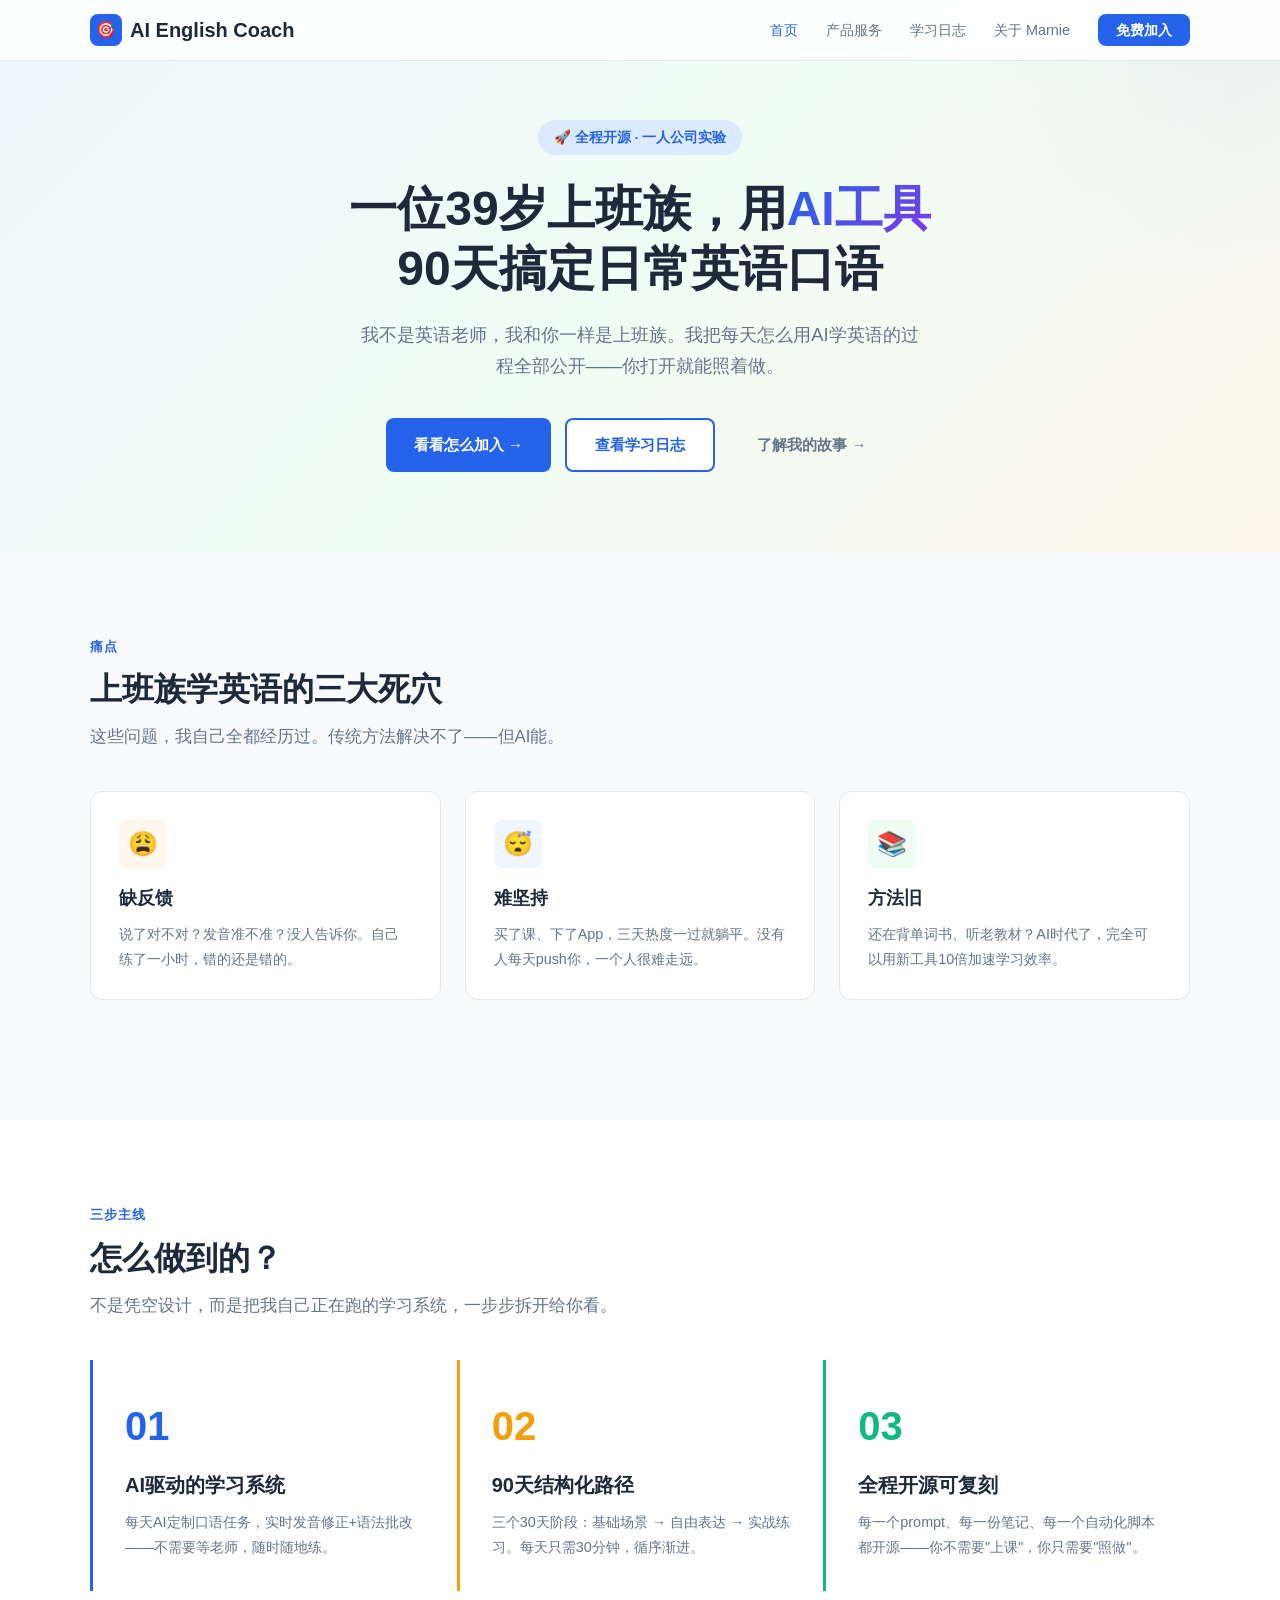
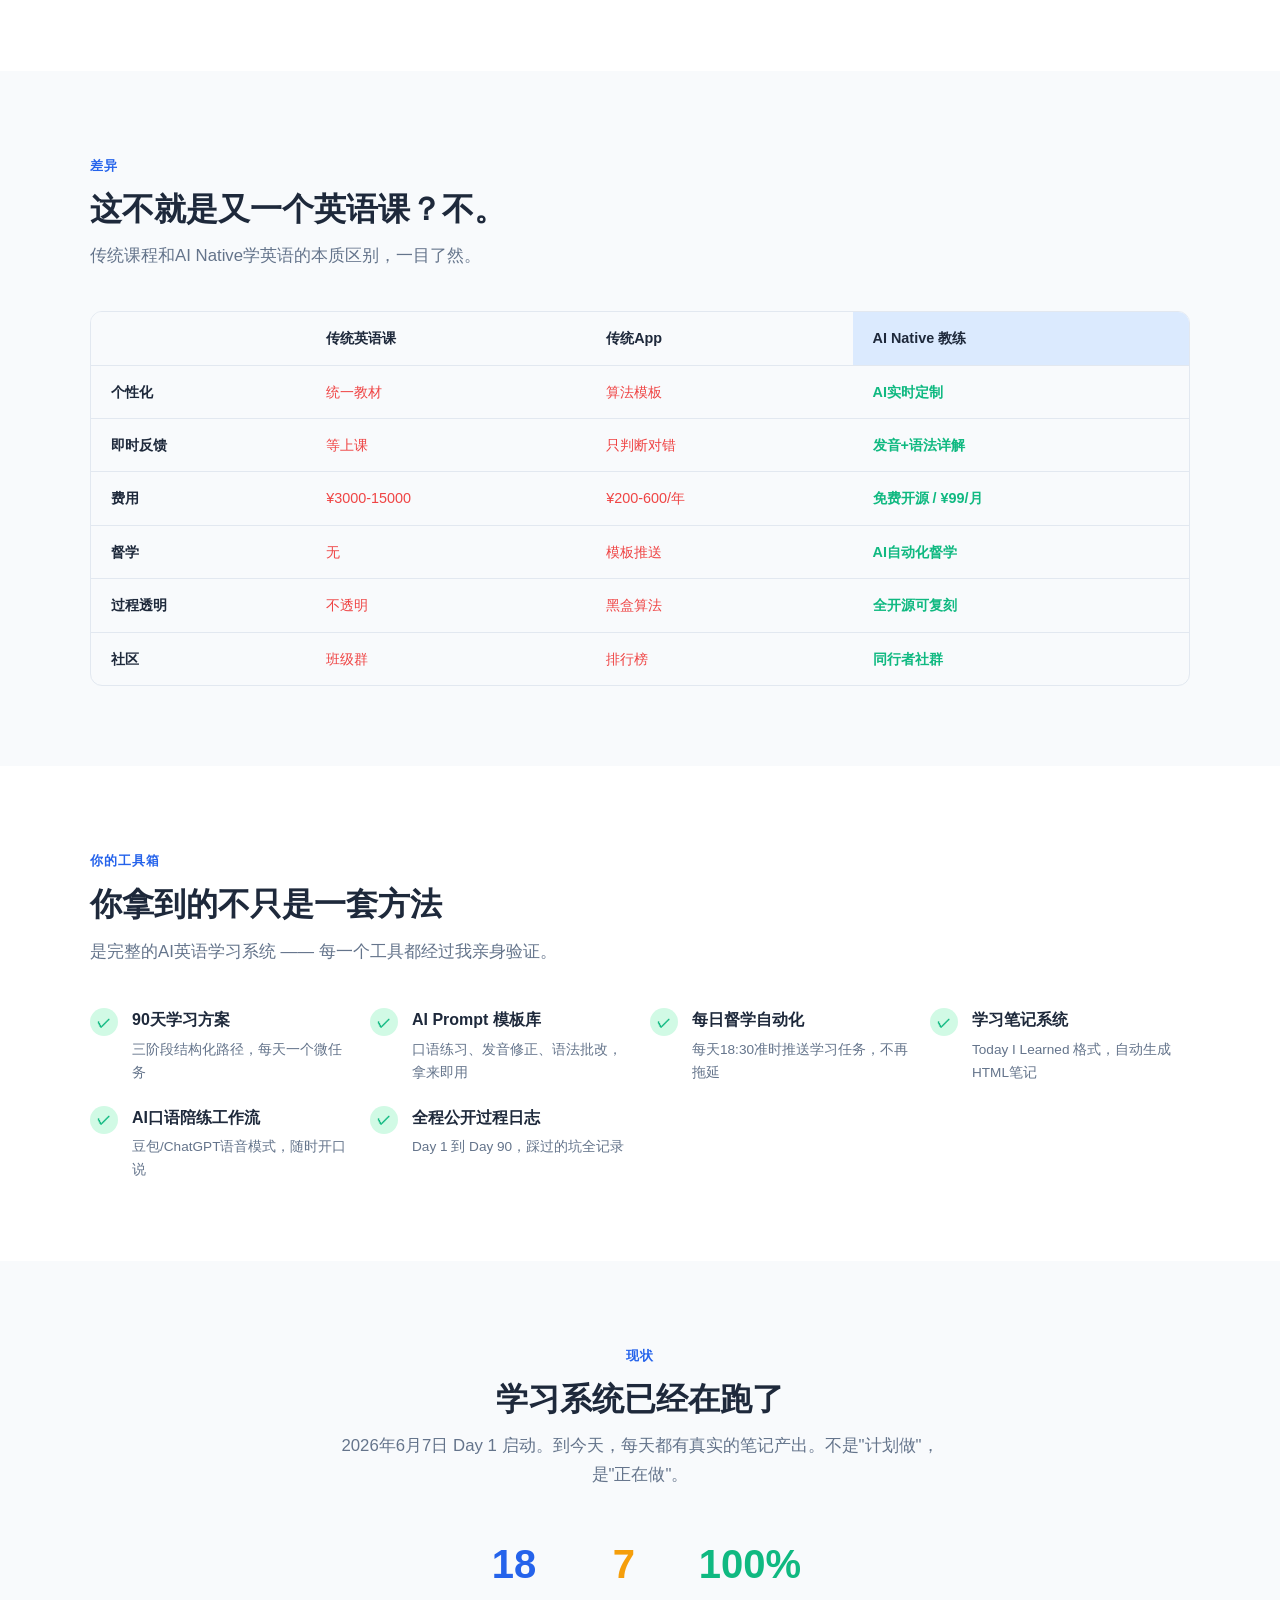
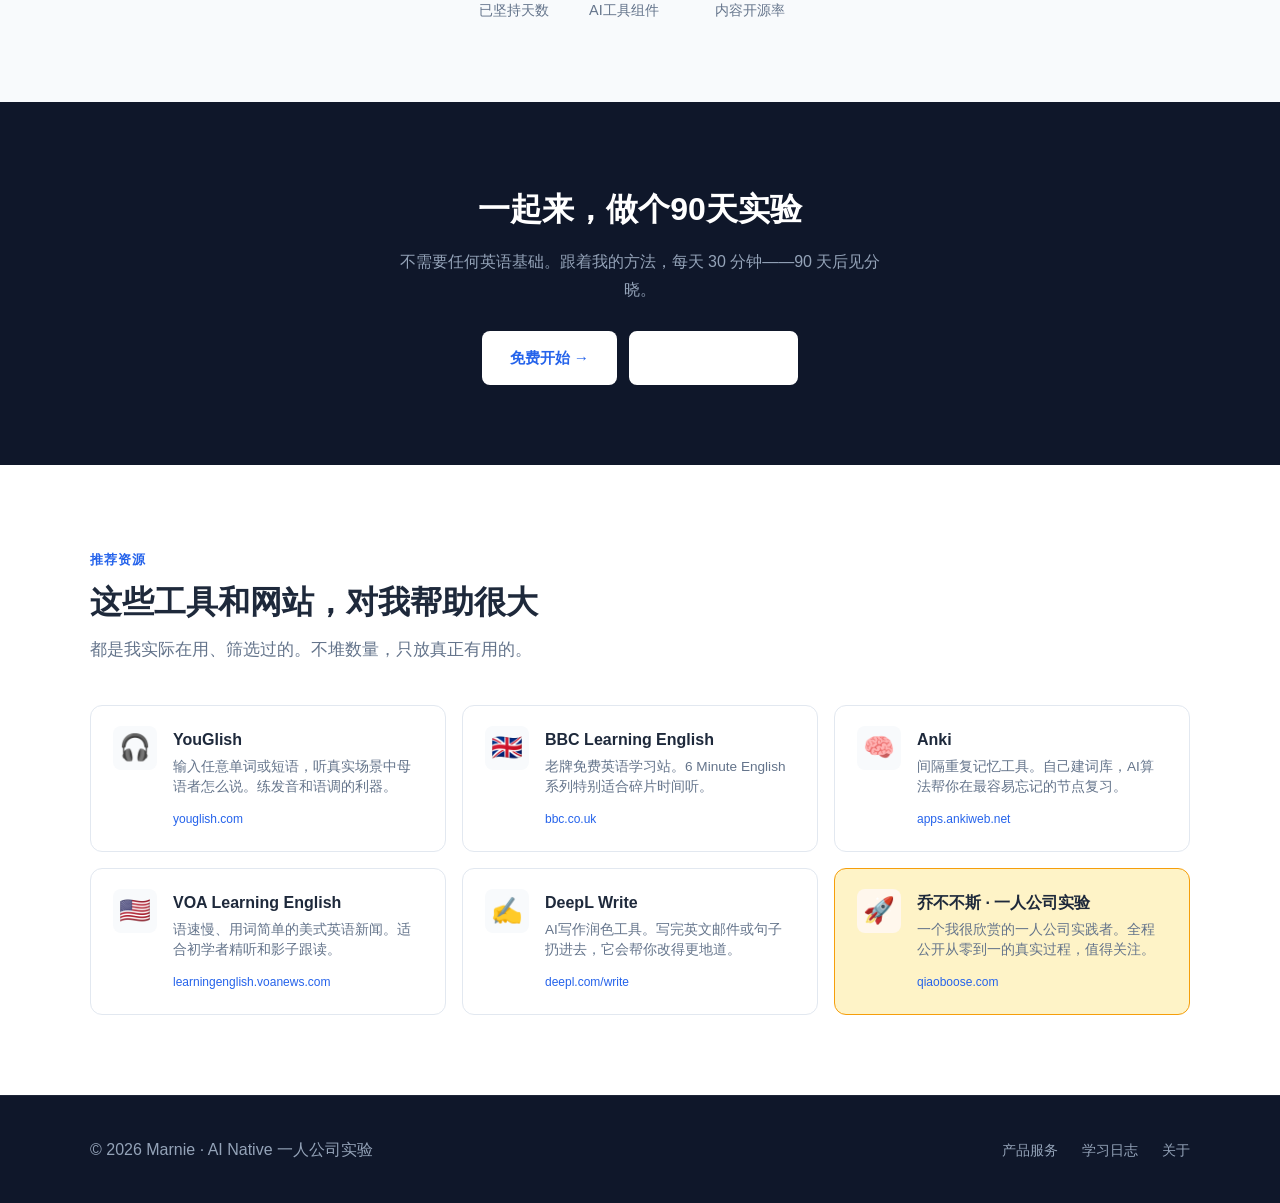
<file: index.html>
<!DOCTYPE html>
<html lang="zh-CN">
<head>
  <meta charset="UTF-8">
  <meta name="viewport" content="width=device-width, initial-scale=1.0">
  <meta name="description" content="AI Native 英语学习教练 — 帮上班族用AI工具90天搞定日常英语口语，全程开源，照着做就行">
  <meta property="og:title" content="AI Native 英语学习教练 | 90天搞定英语口语">
  <meta property="og:description" content="一位39岁上班族正在做的AI英语实验。全程开源学习过程，你跟着做就行。">
  <meta property="og:type" content="website">
  <title>AI Native 英语学习教练 | 90天搞定英语口语</title>
  <link rel="stylesheet" href="css/style.css">
  <link rel="icon" type="image/svg+xml" href="data:image/svg+xml,<svg xmlns='http://www.w3.org/2000/svg' viewBox='0 0 100 100'><text y='.9em' font-size='90'>🎯</text></svg>">
</head>
<body>

<!-- Navigation -->
<nav class="navbar">
  <div class="navbar-inner">
    <a href="index.html" class="nav-logo">
      <span class="logo-icon">🎯</span>
      AI English Coach
    </a>
    <button class="nav-toggle" id="navToggle" aria-label="Menu">
      <span></span><span></span><span></span>
    </button>
    <ul class="nav-links" id="navLinks">
      <li><a href="index.html" class="active">首页</a></li>
      <li><a href="products.html">产品服务</a></li>
      <li><a href="journal.html">学习日志</a></li>
      <li><a href="about.html">关于 Marnie</a></li>
      <li><a href="products.html" class="nav-cta">免费加入</a></li>
    </ul>
  </div>
</nav>

<!-- Hero -->
<section class="hero">
  <span class="hero-badge">🚀 全程开源 · 一人公司实验</span>
  <h1>
    一位39岁上班族，用<span class="highlight">AI工具</span><br>90天搞定日常英语口语
  </h1>
  <p class="hero-subtitle">
    我不是英语老师，我和你一样是上班族。我把每天怎么用AI学英语的过程全部公开——你打开就能照着做。
  </p>
  <div class="hero-actions">
    <a href="products.html" class="btn btn-primary">看看怎么加入 →</a>
    <a href="journal.html" class="btn btn-outline">查看学习日志</a>
    <a href="about.html" class="btn btn-ghost">了解我的故事 →</a>
  </div>
</section>

<!-- Problem Section -->
<section class="section" style="background: var(--color-bg-alt);">
  <div class="section-inner">
    <div class="section-label">痛点</div>
    <h2>上班族学英语的三大死穴</h2>
    <p class="section-desc">这些问题，我自己全都经历过。传统方法解决不了——但AI能。</p>
    <div class="problems-grid">
      <div class="problem-card">
        <div class="problem-icon orange">😩</div>
        <h3>缺反馈</h3>
        <p>说了对不对？发音准不准？没人告诉你。自己练了一小时，错的还是错的。</p>
      </div>
      <div class="problem-card">
        <div class="problem-icon blue">😴</div>
        <h3>难坚持</h3>
        <p>买了课、下了App，三天热度一过就躺平。没有人每天push你，一个人很难走远。</p>
      </div>
      <div class="problem-card">
        <div class="problem-icon green">📚</div>
        <h3>方法旧</h3>
        <p>还在背单词书、听老教材？AI时代了，完全可以用新工具10倍加速学习效率。</p>
      </div>
    </div>
  </div>
</section>

<!-- Three Steps -->
<section class="section">
  <div class="section-inner">
    <div class="section-label">三步主线</div>
    <h2>怎么做到的？</h2>
    <p class="section-desc">不是凭空设计，而是把我自己正在跑的学习系统，一步步拆开给你看。</p>
    <div class="steps-container">
      <div class="step-card">
        <div class="step-number">01</div>
        <h3>AI驱动的学习系统</h3>
        <p>每天AI定制口语任务，实时发音修正+语法批改——不需要等老师，随时随地练。</p>
      </div>
      <div class="step-card">
        <div class="step-number">02</div>
        <h3>90天结构化路径</h3>
        <p>三个30天阶段：基础场景 → 自由表达 → 实战练习。每天只需30分钟，循序渐进。</p>
      </div>
      <div class="step-card">
        <div class="step-number">03</div>
        <h3>全程开源可复刻</h3>
        <p>每一个prompt、每一份笔记、每一个自动化脚本都开源——你不需要"上课"，你只需要"照做"。</p>
      </div>
    </div>
  </div>
</section>

<!-- Comparison -->
<section class="section" style="background: var(--color-bg-alt);">
  <div class="section-inner">
    <div class="section-label">差异</div>
    <h2>这不就是又一个英语课？不。</h2>
    <p class="section-desc">传统课程和AI Native学英语的本质区别，一目了然。</p>
    <div class="compare-table-wrap">
      <table class="compare-table">
        <thead>
          <tr>
            <th></th>
            <th>传统英语课</th>
            <th>传统App</th>
            <th style="background: var(--color-primary-light);">AI Native 教练</th>
          </tr>
        </thead>
        <tbody>
          <tr>
            <td><strong>个性化</strong></td>
            <td class="cross">统一教材</td>
            <td class="cross">算法模板</td>
            <td class="check">AI实时定制</td>
          </tr>
          <tr>
            <td><strong>即时反馈</strong></td>
            <td class="cross">等上课</td>
            <td class="cross">只判断对错</td>
            <td class="check">发音+语法详解</td>
          </tr>
          <tr>
            <td><strong>费用</strong></td>
            <td class="cross">¥3000-15000</td>
            <td class="cross">¥200-600/年</td>
            <td class="check">免费开源 / ¥99/月</td>
          </tr>
          <tr>
            <td><strong>督学</strong></td>
            <td class="cross">无</td>
            <td class="cross">模板推送</td>
            <td class="check">AI自动化督学</td>
          </tr>
          <tr>
            <td><strong>过程透明</strong></td>
            <td class="cross">不透明</td>
            <td class="cross">黑盒算法</td>
            <td class="check">全开源可复刻</td>
          </tr>
          <tr>
            <td><strong>社区</strong></td>
            <td class="cross">班级群</td>
            <td class="cross">排行榜</td>
            <td class="check">同行者社群</td>
          </tr>
        </tbody>
      </table>
    </div>
  </div>
</section>

<!-- Features -->
<section class="section">
  <div class="section-inner">
    <div class="section-label">你的工具箱</div>
    <h2>你拿到的不只是一套方法</h2>
    <p class="section-desc">是完整的AI英语学习系统 —— 每一个工具都经过我亲身验证。</p>
    <div class="features-grid">
      <div class="feature-item">
        <div class="feature-check">✓</div>
        <div class="feature-text">
          <h4>90天学习方案</h4>
          <p>三阶段结构化路径，每天一个微任务</p>
        </div>
      </div>
      <div class="feature-item">
        <div class="feature-check">✓</div>
        <div class="feature-text">
          <h4>AI Prompt 模板库</h4>
          <p>口语练习、发音修正、语法批改，拿来即用</p>
        </div>
      </div>
      <div class="feature-item">
        <div class="feature-check">✓</div>
        <div class="feature-text">
          <h4>每日督学自动化</h4>
          <p>每天18:30准时推送学习任务，不再拖延</p>
        </div>
      </div>
      <div class="feature-item">
        <div class="feature-check">✓</div>
        <div class="feature-text">
          <h4>学习笔记系统</h4>
          <p>Today I Learned 格式，自动生成HTML笔记</p>
        </div>
      </div>
      <div class="feature-item">
        <div class="feature-check">✓</div>
        <div class="feature-text">
          <h4>AI口语陪练工作流</h4>
          <p>豆包/ChatGPT语音模式，随时开口说</p>
        </div>
      </div>
      <div class="feature-item">
        <div class="feature-check">✓</div>
        <div class="feature-text">
          <h4>全程公开过程日志</h4>
          <p>Day 1 到 Day 90，踩过的坑全记录</p>
        </div>
      </div>
    </div>
  </div>
</section>

<!-- Social Proof -->
<section class="section" style="background: var(--color-bg-alt);">
  <div class="section-inner" style="text-align: center;">
    <div class="section-label">现状</div>
    <h2>学习系统已经在跑了</h2>
    <p class="section-desc" style="margin: 0 auto 40px;">
      2026年6月7日 Day 1 启动。到今天，每天都有真实的笔记产出。不是"计划做"，是"正在做"。
    </p>
    <div style="display: flex; gap: 40px; justify-content: center; flex-wrap: wrap;">
      <div style="text-align: center;">
        <div style="font-size: 2.5rem; font-weight: 800; color: var(--color-primary);">18</div>
        <div style="color: var(--color-text-muted); font-size: 0.9rem;">已坚持天数</div>
      </div>
      <div style="text-align: center;">
        <div style="font-size: 2.5rem; font-weight: 800; color: var(--color-accent);">7</div>
        <div style="color: var(--color-text-muted); font-size: 0.9rem;">AI工具组件</div>
      </div>
      <div style="text-align: center;">
        <div style="font-size: 2.5rem; font-weight: 800; color: var(--color-success);">100%</div>
        <div style="color: var(--color-text-muted); font-size: 0.9rem;">内容开源率</div>
      </div>
    </div>
  </div>
</section>

<!-- CTA -->
<section class="cta-section">
  <h2>一起来，做个90天实验</h2>
  <p>不需要任何英语基础。跟着我的方法，每天 30 分钟——90 天后见分晓。</p>
  <div style="display: flex; gap: 12px; justify-content: center; flex-wrap: wrap;">
    <a href="products.html" class="btn btn-primary">免费开始 →</a>
    <a href="journal.html" class="btn btn-outline" style="border-color: #fff; color: #fff;">查看学习日志 →</a>
  </div>
</section>

<!-- Resources -->
<section class="section">
  <div class="section-inner">
    <div class="section-label">推荐资源</div>
    <h2>这些工具和网站，对我帮助很大</h2>
    <p class="section-desc">都是我实际在用、筛选过的。不堆数量，只放真正有用的。</p>
    <div class="resources-grid">
      <a href="https://youglish.com/" target="_blank" class="resource-card" rel="noopener">
        <div class="resource-icon">🎧</div>
        <div class="resource-body">
          <h4>YouGlish</h4>
          <p>输入任意单词或短语，听真实场景中母语者怎么说。练发音和语调的利器。</p>
          <span class="resource-domain">youglish.com</span>
        </div>
      </a>
      <a href="https://www.bbc.co.uk/learningenglish/" target="_blank" class="resource-card" rel="noopener">
        <div class="resource-icon">🇬🇧</div>
        <div class="resource-body">
          <h4>BBC Learning English</h4>
          <p>老牌免费英语学习站。6 Minute English 系列特别适合碎片时间听。</p>
          <span class="resource-domain">bbc.co.uk</span>
        </div>
      </a>
      <a href="https://apps.ankiweb.net/" target="_blank" class="resource-card" rel="noopener">
        <div class="resource-icon">🧠</div>
        <div class="resource-body">
          <h4>Anki</h4>
          <p>间隔重复记忆工具。自己建词库，AI算法帮你在最容易忘记的节点复习。</p>
          <span class="resource-domain">apps.ankiweb.net</span>
        </div>
      </a>
      <a href="https://learningenglish.voanews.com/" target="_blank" class="resource-card" rel="noopener">
        <div class="resource-icon">🇺🇸</div>
        <div class="resource-body">
          <h4>VOA Learning English</h4>
          <p>语速慢、用词简单的美式英语新闻。适合初学者精听和影子跟读。</p>
          <span class="resource-domain">learningenglish.voanews.com</span>
        </div>
      </a>
      <a href="https://www.deepl.com/write" target="_blank" class="resource-card" rel="noopener">
        <div class="resource-icon">✍️</div>
        <div class="resource-body">
          <h4>DeepL Write</h4>
          <p>AI写作润色工具。写完英文邮件或句子扔进去，它会帮你改得更地道。</p>
          <span class="resource-domain">deepl.com/write</span>
        </div>
      </a>
      <a href="https://qiaoboose.com/" target="_blank" class="resource-card resource-featured" rel="noopener">
        <div class="resource-icon">🚀</div>
        <div class="resource-body">
          <h4>乔不不斯 · 一人公司实验</h4>
          <p>一个我很欣赏的一人公司实践者。全程公开从零到一的真实过程，值得关注。</p>
          <span class="resource-domain">qiaoboose.com</span>
        </div>
      </a>
    </div>
  </div>
</section>

<!-- Footer -->
<footer class="footer">
  <div class="footer-inner">
    <span>© 2026 Marnie · AI Native 一人公司实验</span>
    <ul class="footer-links">
      <li><a href="products.html">产品服务</a></li>
      <li><a href="journal.html">学习日志</a></li>
      <li><a href="about.html">关于</a></li>
    </ul>
  </div>
</footer>

<script src="js/main.js"></script>
</body>
</html>
</file>
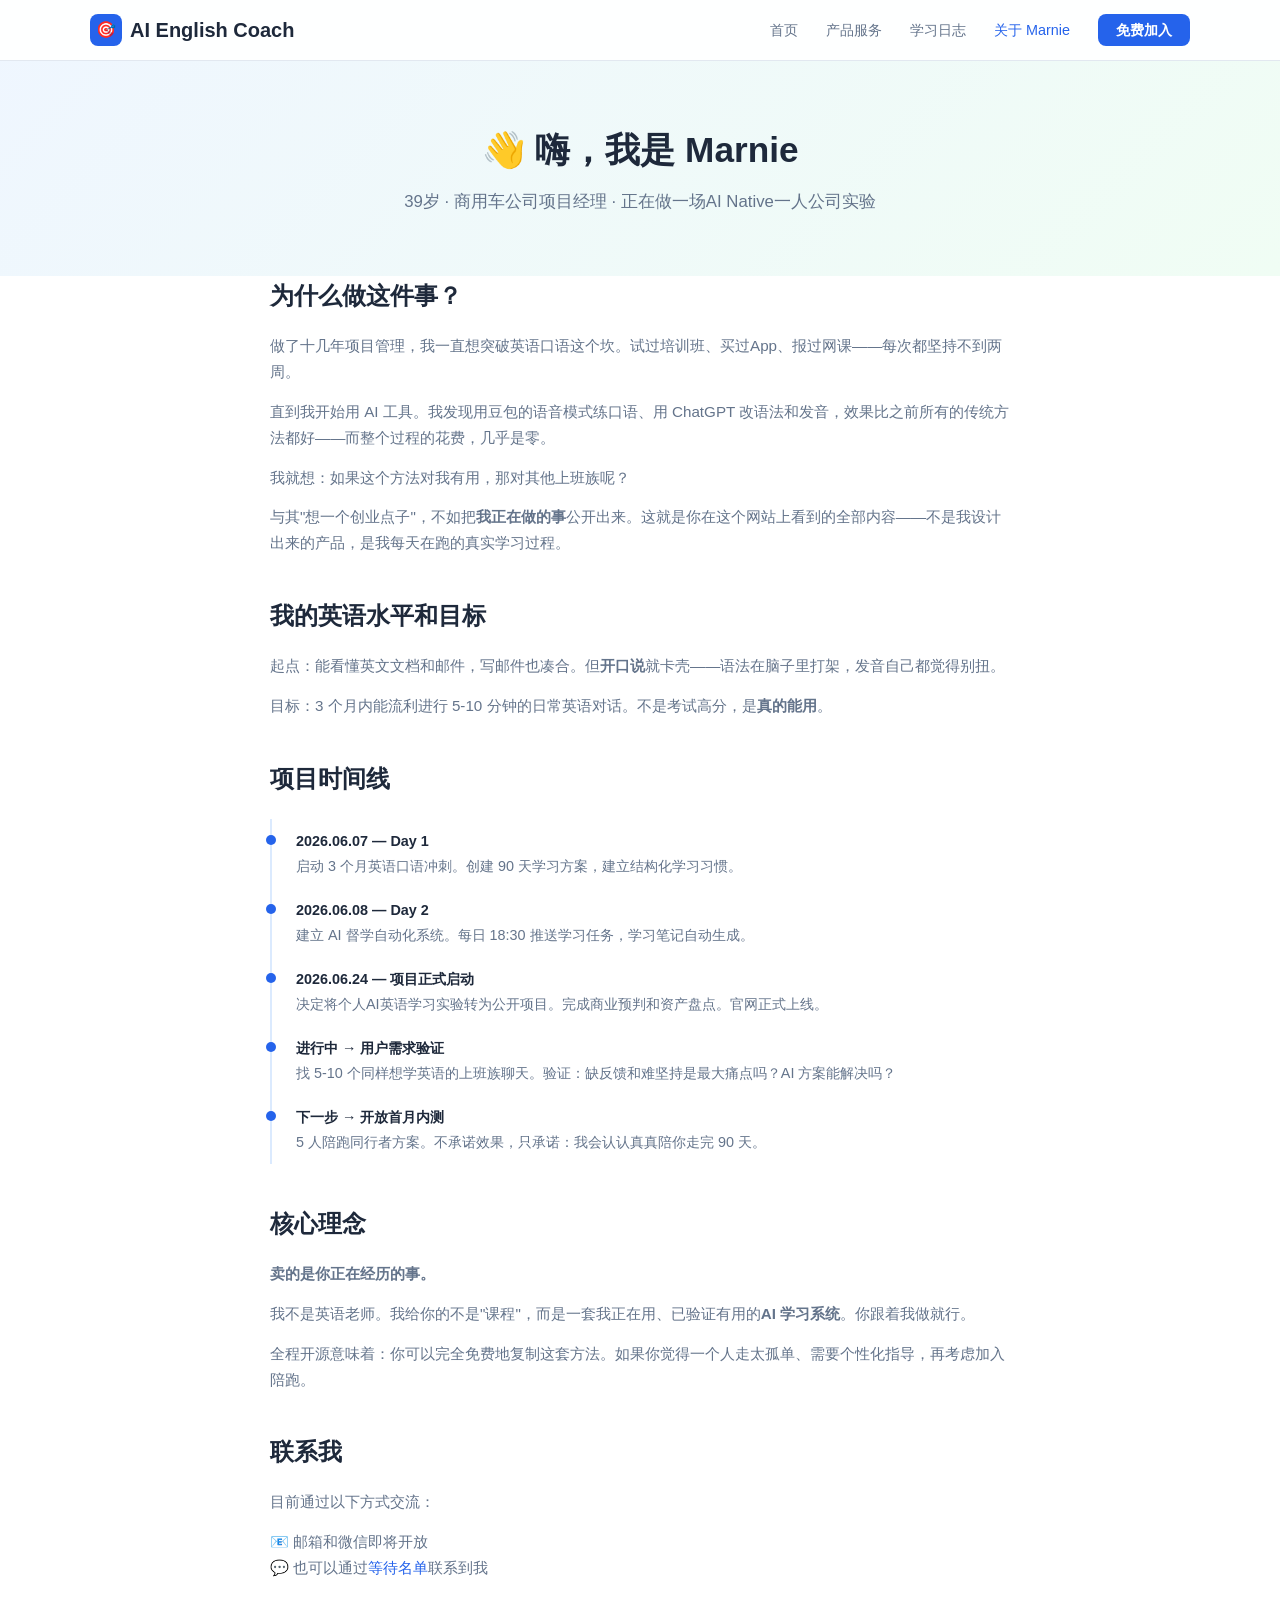
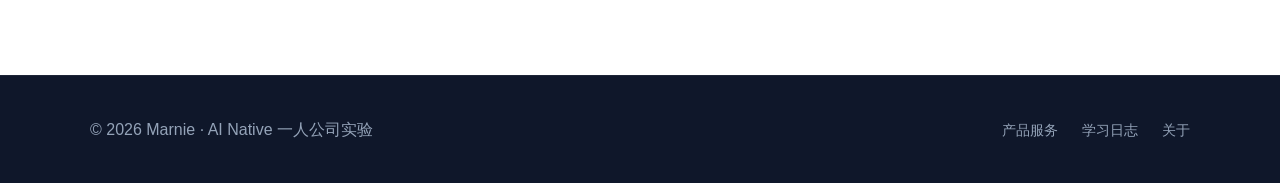
<file: about.html>
<!DOCTYPE html>
<html lang="zh-CN">
<head>
  <meta charset="UTF-8">
  <meta name="viewport" content="width=device-width, initial-scale=1.0">
  <meta name="description" content="关于Marnie — 39岁商用车公司项目经理，正在做一场AI Native一人公司实验">
  <title>关于 Marnie | AI Native 英语学习教练</title>
  <link rel="stylesheet" href="css/style.css">
</head>
<body>

<nav class="navbar">
  <div class="navbar-inner">
    <a href="index.html" class="nav-logo">
      <span class="logo-icon">🎯</span>
      AI English Coach
    </a>
    <button class="nav-toggle" id="navToggle" aria-label="Menu">
      <span></span><span></span><span></span>
    </button>
    <ul class="nav-links" id="navLinks">
      <li><a href="index.html">首页</a></li>
      <li><a href="products.html">产品服务</a></li>
      <li><a href="journal.html">学习日志</a></li>
      <li><a href="about.html" class="active">关于 Marnie</a></li>
      <li><a href="products.html" class="nav-cta">免费加入</a></li>
    </ul>
  </div>
</nav>

<section class="about-header">
  <h1>👋 嗨，我是 Marnie</h1>
  <p>39岁 · 商用车公司项目经理 · 正在做一场AI Native一人公司实验</p>
</section>

<section class="about-content">

  <h2>为什么做这件事？</h2>
  <p>做了十几年项目管理，我一直想突破英语口语这个坎。试过培训班、买过App、报过网课——每次都坚持不到两周。</p>
  <p>直到我开始用 AI 工具。我发现用豆包的语音模式练口语、用 ChatGPT 改语法和发音，效果比之前所有的传统方法都好——而整个过程的花费，几乎是零。</p>
  <p>我就想：如果这个方法对我有用，那对其他上班族呢？</p>
  <p>与其"想一个创业点子"，不如把<strong>我正在做的事</strong>公开出来。这就是你在这个网站上看到的全部内容——不是我设计出来的产品，是我每天在跑的真实学习过程。</p>

  <h2>我的英语水平和目标</h2>
  <p>起点：能看懂英文文档和邮件，写邮件也凑合。但<strong>开口说</strong>就卡壳——语法在脑子里打架，发音自己都觉得别扭。</p>
  <p>目标：3 个月内能流利进行 5-10 分钟的日常英语对话。不是考试高分，是<strong>真的能用</strong>。</p>

  <h2>项目时间线</h2>
  <ul class="timeline">
    <li>
      <strong>2026.06.07 — Day 1</strong>
      启动 3 个月英语口语冲刺。创建 90 天学习方案，建立结构化学习习惯。
    </li>
    <li>
      <strong>2026.06.08 — Day 2</strong>
      建立 AI 督学自动化系统。每日 18:30 推送学习任务，学习笔记自动生成。
    </li>
    <li>
      <strong>2026.06.24 — 项目正式启动</strong>
      决定将个人AI英语学习实验转为公开项目。完成商业预判和资产盘点。官网正式上线。
    </li>
    <li>
      <strong>进行中 → 用户需求验证</strong>
      找 5-10 个同样想学英语的上班族聊天。验证：缺反馈和难坚持是最大痛点吗？AI 方案能解决吗？
    </li>
    <li>
      <strong>下一步 → 开放首月内测</strong>
      5 人陪跑同行者方案。不承诺效果，只承诺：我会认认真真陪你走完 90 天。
    </li>
  </ul>

  <h2>核心理念</h2>
  <p><strong>卖的是你正在经历的事。</strong></p>
  <p>我不是英语老师。我给你的不是"课程"，而是一套我正在用、已验证有用的<strong>AI 学习系统</strong>。你跟着我做就行。</p>
  <p>全程开源意味着：你可以完全免费地复制这套方法。如果你觉得一个人走太孤单、需要个性化指导，再考虑加入陪跑。</p>

  <h2>联系我</h2>
  <p>目前通过以下方式交流：</p>
  <p>
    📧 邮箱和微信即将开放<br>
    💬 也可以通过<a href="products.html">等待名单</a>联系到我
  </p>

</section>

<footer class="footer">
  <div class="footer-inner">
    <span>© 2026 Marnie · AI Native 一人公司实验</span>
    <ul class="footer-links">
      <li><a href="products.html">产品服务</a></li>
      <li><a href="journal.html">学习日志</a></li>
      <li><a href="about.html">关于</a></li>
    </ul>
  </div>
</footer>

<script src="js/main.js"></script>
</body>
</html>
</file>
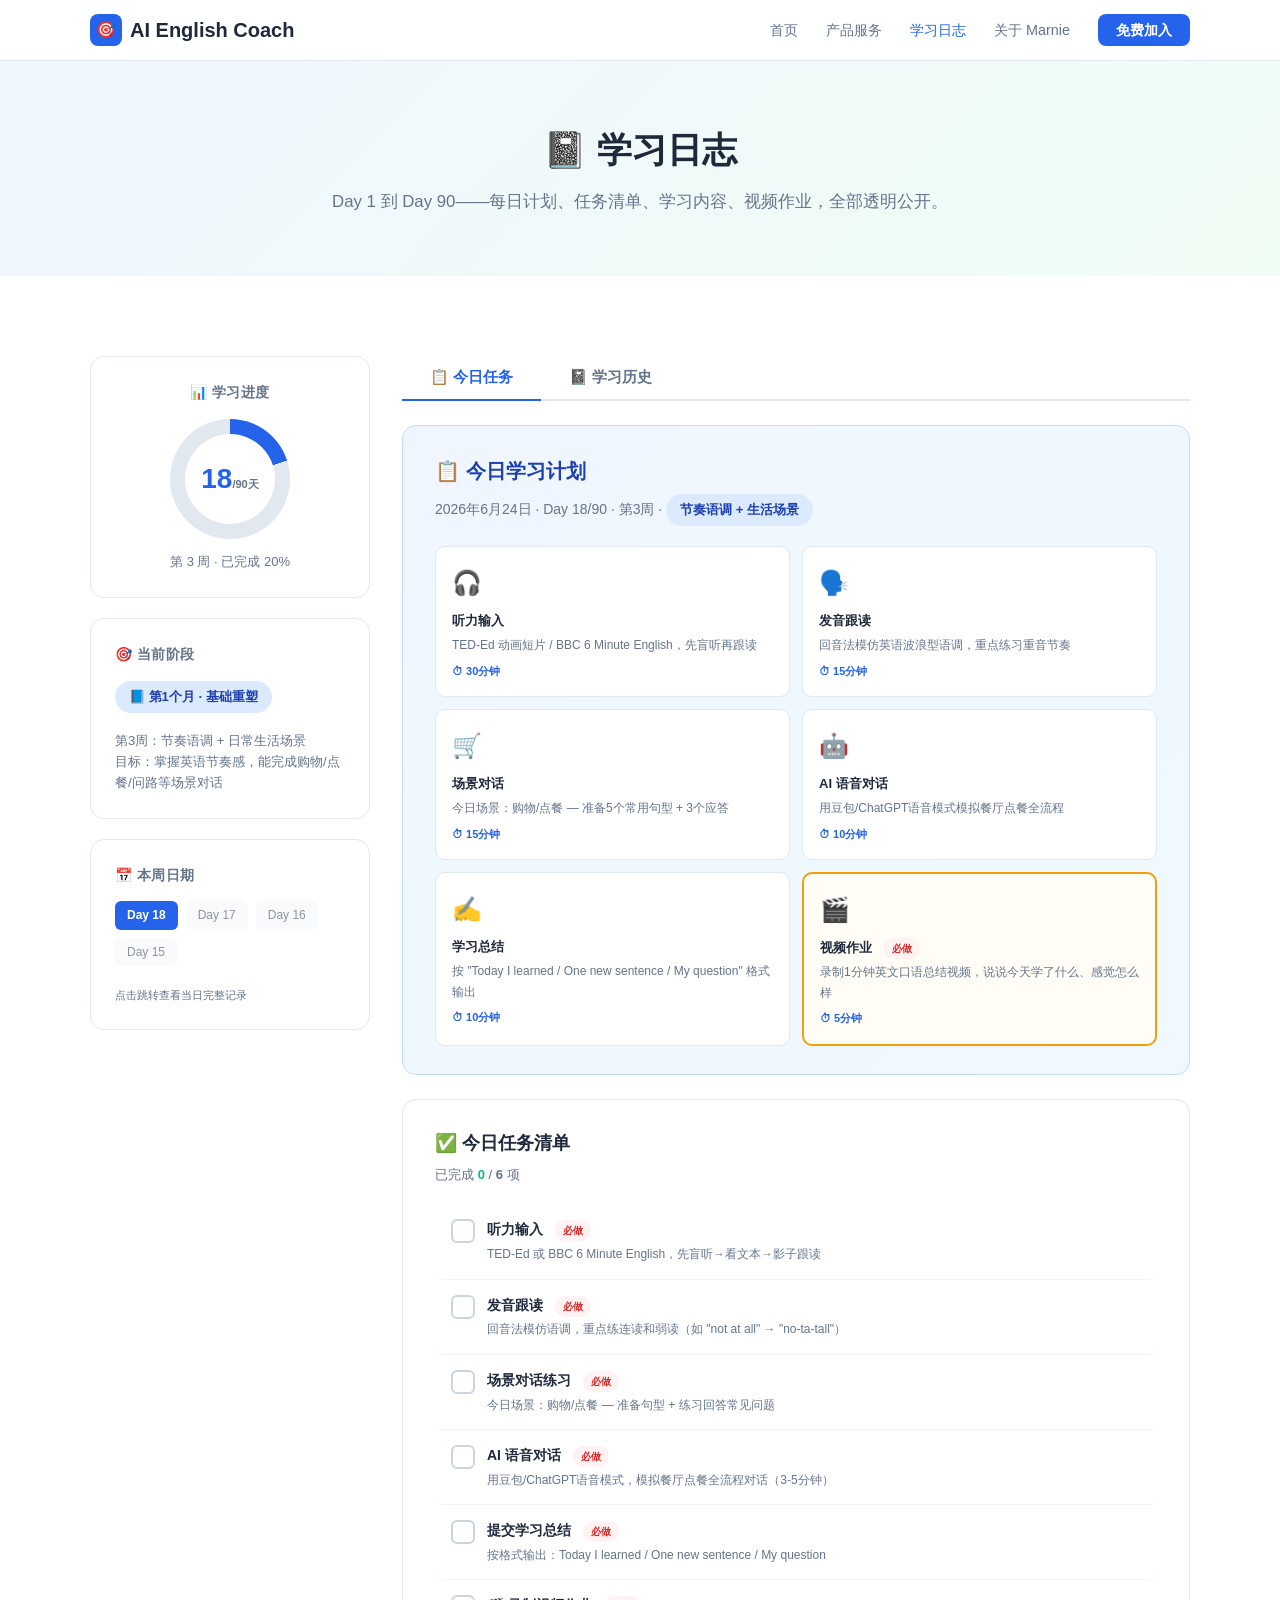
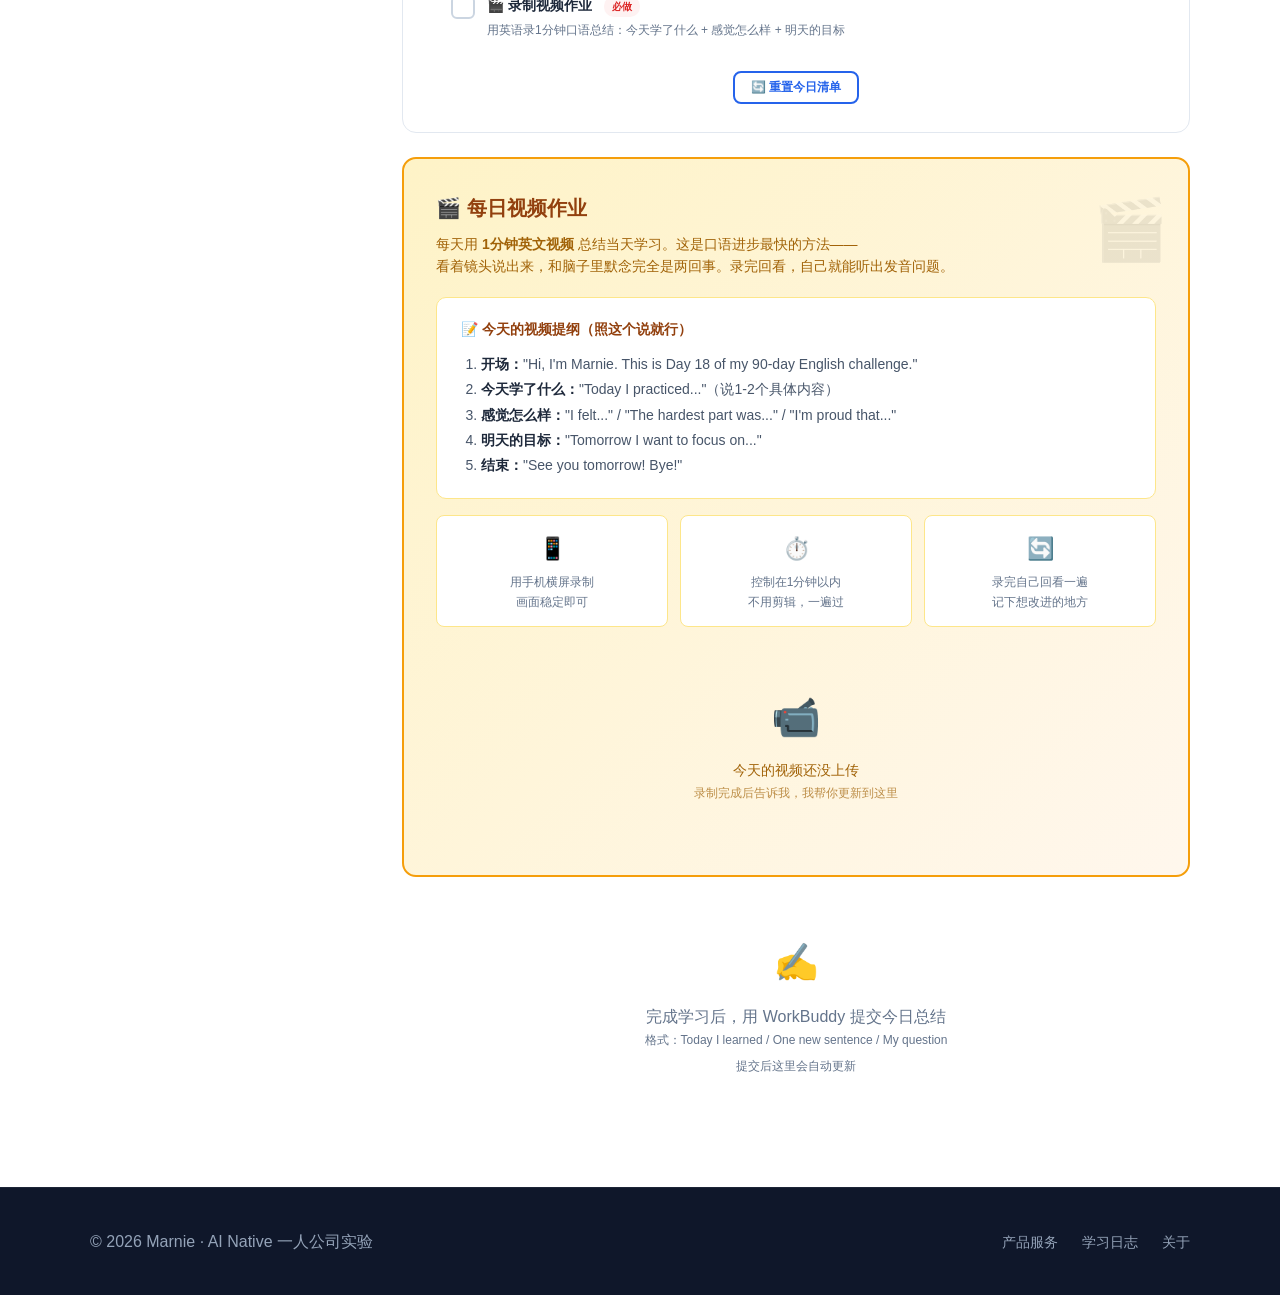
<file: journal.html>
<!DOCTYPE html>
<html lang="zh-CN">
<head>
  <meta charset="UTF-8">
  <meta name="viewport" content="width=device-width, initial-scale=1.0">
  <meta name="description" content="Marnie的AI英语学习日志 — 每日计划、任务清单、视频作业，Day 1 到 Day 90 完整记录">
  <title>学习日志 | AI Native 英语学习教练</title>
  <link rel="stylesheet" href="css/style.css">
  <style>
    /* ===== 日志页面专属样式 ===== */
    .journal-layout {
      display: grid;
      grid-template-columns: 280px 1fr;
      gap: 32px;
      align-items: start;
    }

    /* 侧边面板 */
    .journal-sidebar {
      position: sticky;
      top: 80px;
    }
    .side-card {
      background: var(--color-card);
      border: 1px solid var(--color-border);
      border-radius: 14px;
      padding: 24px;
      margin-bottom: 20px;
    }
    .side-card h4 {
      font-size: 14px;
      font-weight: 700;
      text-transform: uppercase;
      letter-spacing: 0.5px;
      color: var(--color-text-muted);
      margin-bottom: 14px;
    }

    /* 进度环形 */
    .progress-ring-wrapper {
      display: flex;
      flex-direction: column;
      align-items: center;
      gap: 8px;
    }
    .progress-ring {
      width: 120px;
      height: 120px;
      border-radius: 50%;
      background: conic-gradient(var(--color-primary) calc(var(--pct) * 3.6deg), #e2e8f0 0deg);
      display: flex;
      align-items: center;
      justify-content: center;
      position: relative;
    }
    .progress-ring::after {
      content: '';
      width: 90px;
      height: 90px;
      background: #fff;
      border-radius: 50%;
      position: absolute;
    }
    .progress-ring .ring-text {
      position: relative;
      z-index: 1;
      font-size: 28px;
      font-weight: 800;
      color: var(--color-primary);
      line-height: 1;
      text-align: center;
    }
    .progress-ring .ring-sub {
      font-size: 11px;
      color: var(--color-text-muted);
    }

    /* 阶段标签 */
    .phase-badge {
      display: inline-flex;
      align-items: center;
      gap: 6px;
      padding: 5px 14px;
      border-radius: 20px;
      font-size: 13px;
      font-weight: 600;
    }
    .phase-m1 { background: #dbeafe; color: #1e40af; }
    .phase-m2 { background: #fef3c7; color: #92400e; }
    .phase-m3 { background: #d1fae5; color: #065f46; }

    /* 日期导航 */
    .day-nav {
      display: flex;
      gap: 8px;
      margin-bottom: 20px;
    }
    .day-nav a {
      font-size: 12px;
      padding: 4px 12px;
      border-radius: 6px;
      background: #f1f5f9;
      color: var(--color-text);
      text-decoration: none;
      transition: all .15s;
    }
    .day-nav a:hover { background: var(--color-primary); color: #fff; }
    .day-nav a.active { background: var(--color-primary); color: #fff; font-weight: 600; }

    /* 主内容区 */
    .journal-main { min-width: 0; }

    /* tab 切换 */
    .journal-tabs {
      display: flex;
      gap: 0;
      border-bottom: 2px solid var(--color-border);
      margin-bottom: 24px;
    }
    .journal-tab {
      padding: 12px 28px;
      font-size: 15px;
      font-weight: 600;
      color: var(--color-text-muted);
      cursor: pointer;
      border-bottom: 2px solid transparent;
      margin-bottom: -2px;
      transition: all .15s;
      background: none;
      border-top: none;
      border-left: none;
      border-right: none;
    }
    .journal-tab:hover { color: var(--color-text); }
    .journal-tab.active {
      color: var(--color-primary);
      border-bottom-color: var(--color-primary);
    }
    .journal-panel { display: none; }
    .journal-panel.active { display: block; }

    /* 每日计划卡片 */
    .plan-card {
      background: linear-gradient(135deg, #eff6ff 0%, #f0f9ff 100%);
      border: 1px solid #bfdbfe;
      border-radius: 14px;
      padding: 28px 32px;
      margin-bottom: 24px;
    }
    .plan-card h3 {
      font-size: 20px;
      font-weight: 700;
      color: #1e40af;
      margin-bottom: 6px;
      display: flex;
      align-items: center;
      gap: 10px;
    }
    .plan-card .plan-subtitle {
      font-size: 14px;
      color: #64748b;
      margin-bottom: 20px;
    }
    .plan-grid {
      display: grid;
      grid-template-columns: repeat(2, 1fr);
      gap: 12px;
    }
    .plan-item {
      background: #fff;
      border-radius: 10px;
      padding: 16px;
      border: 1px solid #e2e8f0;
    }
    .plan-item .plan-icon {
      font-size: 24px;
      margin-bottom: 6px;
    }
    .plan-item .plan-label {
      font-size: 13px;
      font-weight: 700;
      color: var(--color-text);
    }
    .plan-item .plan-detail {
      font-size: 12px;
      color: var(--color-text-muted);
      margin-top: 3px;
    }
    .plan-item .plan-time {
      font-size: 11px;
      color: var(--color-primary);
      font-weight: 600;
      margin-top: 6px;
    }

    /* 任务清单 */
    .checklist-section {
      background: var(--color-card);
      border: 1px solid var(--color-border);
      border-radius: 14px;
      padding: 28px 32px;
      margin-bottom: 24px;
    }
    .checklist-section h3 {
      font-size: 18px;
      font-weight: 700;
      margin-bottom: 6px;
      display: flex;
      align-items: center;
      gap: 8px;
    }
    .checklist-progress {
      font-size: 13px;
      color: var(--color-text-muted);
      margin-bottom: 18px;
    }
    .checklist-progress .done-count {
      color: var(--color-success);
      font-weight: 700;
    }
    .checklist-progress .total-count {
      font-weight: 600;
    }
    .task-list { list-style: none; padding: 0; }
    .task-item {
      display: flex;
      align-items: flex-start;
      gap: 12px;
      padding: 14px 16px;
      border-bottom: 1px solid #f1f5f9;
      cursor: pointer;
      border-radius: 8px;
      transition: background .1s;
    }
    .task-item:hover { background: #f8fafc; }
    .task-item:last-child { border-bottom: none; }
    .task-check {
      width: 24px;
      height: 24px;
      border-radius: 6px;
      border: 2px solid #cbd5e1;
      flex-shrink: 0;
      display: flex;
      align-items: center;
      justify-content: center;
      transition: all .2s;
      margin-top: 1px;
    }
    .task-item.done .task-check {
      background: var(--color-success);
      border-color: var(--color-success);
    }
    .task-check::after {
      content: '✓';
      color: #fff;
      font-size: 14px;
      font-weight: 700;
      opacity: 0;
      transform: scale(0.5);
      transition: all .15s;
    }
    .task-item.done .task-check::after {
      opacity: 1;
      transform: scale(1);
    }
    .task-body { flex: 1; min-width: 0; }
    .task-title { font-size: 14px; font-weight: 600; }
    .task-item.done .task-title {
      text-decoration: line-through;
      color: var(--color-text-muted);
    }
    .task-desc { font-size: 12px; color: var(--color-text-muted); margin-top: 2px; }
    .task-tag {
      display: inline-block;
      font-size: 10px;
      padding: 2px 8px;
      border-radius: 10px;
      font-weight: 600;
      margin-left: 8px;
    }
    .tag-must { background: #fef2f2; color: #dc2626; }
    .tag-opt { background: #f0fdf4; color: #16a34a; }

    /* 视频作业区 */
    .video-section {
      background: linear-gradient(135deg, #fef3c7 0%, #fff7ed 100%);
      border: 2px solid #f59e0b;
      border-radius: 14px;
      padding: 32px;
      margin-bottom: 24px;
      position: relative;
      overflow: hidden;
    }
    .video-section::before {
      content: '🎬';
      position: absolute;
      right: 20px;
      top: 20px;
      font-size: 60px;
      opacity: 0.1;
    }
    .video-section h3 {
      font-size: 20px;
      font-weight: 700;
      color: #92400e;
      margin-bottom: 8px;
      display: flex;
      align-items: center;
      gap: 10px;
    }
    .video-section .video-subtitle {
      font-size: 14px;
      color: #a16207;
      margin-bottom: 20px;
      line-height: 1.6;
    }
    .video-prompts {
      background: #fff;
      border-radius: 10px;
      padding: 20px 24px;
      border: 1px solid #fde68a;
    }
    .video-prompts h5 {
      font-size: 14px;
      font-weight: 700;
      color: #92400e;
      margin-bottom: 10px;
    }
    .video-prompts ol {
      margin: 0;
      padding-left: 20px;
    }
    .video-prompts li {
      font-size: 14px;
      line-height: 1.8;
      color: #475569;
    }
    .video-prompts li strong {
      color: var(--color-text);
    }
    .video-tips {
      display: grid;
      grid-template-columns: repeat(3, 1fr);
      gap: 12px;
      margin-top: 16px;
    }
    .video-tip {
      background: #fff;
      border-radius: 8px;
      padding: 14px;
      font-size: 12px;
      color: #64748b;
      border: 1px solid #fde68a;
      text-align: center;
    }
    .video-tip .tip-icon { font-size: 22px; display: block; margin-bottom: 4px; }
    .video-empty {
      text-align: center;
      padding: 40px 20px;
      color: #a16207;
      font-size: 14px;
    }
    .video-embed-area {
      margin-top: 16px;
    }

    /* 学习内容卡片 */
    .learn-card {
      background: var(--color-card);
      border: 1px solid var(--color-border);
      border-radius: 14px;
      padding: 28px 32px;
      margin-bottom: 24px;
    }
    .learn-card h3 {
      font-size: 18px;
      font-weight: 700;
      margin-bottom: 16px;
      display: flex;
      align-items: center;
      gap: 8px;
    }
    .learn-block {
      padding: 16px 20px;
      border-radius: 10px;
      margin-bottom: 14px;
    }
    .learn-block.learned {
      background: #eff6ff;
      border-left: 3px solid var(--color-primary);
    }
    .learn-block.sentence {
      background: #ecfdf5;
      border-left: 3px solid var(--color-success);
    }
    .learn-block.question {
      background: #fef2f2;
      border-left: 3px solid #ef4444;
    }
    .learn-block h5 {
      font-size: 13px;
      font-weight: 700;
      margin-bottom: 6px;
    }
    .learn-block p {
      font-size: 14px;
      line-height: 1.7;
    }
    .learn-block .english-sentence {
      font-size: 17px;
      font-weight: 600;
      color: #065f46;
      margin: 4px 0;
    }

    /* 历史日志列表 */
    .journal-list {
      list-style: none;
      padding: 0;
    }
    .journal-item {
      display: flex;
      gap: 20px;
      padding: 20px 0;
      border-bottom: 1px solid #f1f5f9;
    }
    .journal-date {
      flex-shrink: 0;
      width: 80px;
      text-align: center;
    }
    .day-num {
      display: block;
      font-size: 18px;
      font-weight: 800;
      color: var(--color-primary);
    }
    .date-str {
      font-size: 11px;
      color: var(--color-text-muted);
    }
    .journal-content { flex: 1; min-width: 0; }
    .journal-content h4 {
      font-size: 15px;
      font-weight: 700;
      margin-bottom: 6px;
    }
    .journal-content p {
      font-size: 13px;
      color: var(--color-text);
      line-height: 1.6;
    }
    .journal-tags {
      display: flex;
      gap: 6px;
      margin-top: 10px;
      flex-wrap: wrap;
    }
    .tag {
      display: inline-block;
      font-size: 11px;
      padding: 3px 10px;
      border-radius: 12px;
      background: #f1f5f9;
      color: var(--color-text-muted);
      font-weight: 500;
    }
    .journal-item .video-badge {
      display: inline-flex;
      align-items: center;
      gap: 4px;
      font-size: 11px;
      color: #92400e;
      background: #fef3c7;
      padding: 3px 10px;
      border-radius: 12px;
      font-weight: 500;
      margin-left: 6px;
    }

    /* 空状态 */
    .empty-state {
      text-align: center;
      padding: 60px 20px;
      color: var(--color-text-muted);
    }
    .empty-state .empty-icon { font-size: 48px; margin-bottom: 12px; }

    /* 响应式 */
    @media (max-width: 768px) {
      .journal-layout {
        grid-template-columns: 1fr;
      }
      .journal-sidebar {
        position: static;
        display: flex;
        gap: 16px;
        flex-wrap: wrap;
      }
      .side-card {
        flex: 1;
        min-width: 140px;
      }
      .plan-grid {
        grid-template-columns: 1fr;
      }
      .video-tips {
        grid-template-columns: 1fr;
      }
    }
  </style>
</head>
<body>

<nav class="navbar">
  <div class="navbar-inner">
    <a href="index.html" class="nav-logo">
      <span class="logo-icon">🎯</span>
      AI English Coach
    </a>
    <button class="nav-toggle" id="navToggle" aria-label="Menu">
      <span></span><span></span><span></span>
    </button>
    <ul class="nav-links" id="navLinks">
      <li><a href="index.html">首页</a></li>
      <li><a href="products.html">产品服务</a></li>
      <li><a href="journal.html" class="active">学习日志</a></li>
      <li><a href="about.html">关于 Marnie</a></li>
      <li><a href="products.html" class="nav-cta">免费加入</a></li>
    </ul>
  </div>
</nav>

<section class="products-header">
  <h1>📓 学习日志</h1>
  <p>Day 1 到 Day 90——每日计划、任务清单、学习内容、视频作业，全部透明公开。</p>
</section>

<section class="section">
  <div class="section-inner">

    <div class="journal-layout" id="app" data-day="18" data-phase="1" data-week="3">

      <!-- ===== 左侧栏 ===== -->
      <aside class="journal-sidebar">
        <!-- 进度圈 -->
        <div class="side-card" style="text-align:center;">
          <h4>📊 学习进度</h4>
          <div class="progress-ring-wrapper">
            <div class="progress-ring" style="--pct:20">
              <div class="ring-text">18<span class="ring-sub">/90天</span></div>
            </div>
            <p style="font-size:13px;color:var(--color-text-muted);margin-top:4px;">第 3 周 · 已完成 20%</p>
          </div>
        </div>

        <!-- 当前阶段 -->
        <div class="side-card">
          <h4>🎯 当前阶段</h4>
          <span class="phase-badge phase-m1" style="margin-bottom:10px;">📘 第1个月 · 基础重塑</span>
          <p style="font-size:13px;color:var(--color-text-muted);line-height:1.6;margin-top:8px;">
            第3周：节奏语调 + 日常生活场景<br>
            目标：掌握英语节奏感，能完成购物/点餐/问路等场景对话
          </p>
        </div>

        <!-- 快捷跳转 -->
        <div class="side-card">
          <h4>📅 本周日期</h4>
          <div class="day-nav" style="flex-wrap:wrap;">
            <a href="#" class="active">Day 18</a>
            <a href="#" style="opacity:0.5">Day 17</a>
            <a href="#" style="opacity:0.5">Day 16</a>
            <a href="#" style="opacity:0.5">Day 15</a>
          </div>
          <p style="font-size:11px;color:var(--color-text-muted);">点击跳转查看当日完整记录</p>
        </div>
      </aside>

      <!-- ===== 主内容区 ===== -->
      <div class="journal-main">
        <!-- Tab 切换 -->
        <div class="journal-tabs">
          <button class="journal-tab active" onclick="switchTab('today')">📋 今日任务</button>
          <button class="journal-tab" onclick="switchTab('history')">📓 学习历史</button>
        </div>

        <!-- ====== 面板：今日任务 ====== -->
        <div class="journal-panel active" id="panel-today">

          <!-- 一、今日学习计划 -->
          <div class="plan-card">
            <h3>📋 今日学习计划</h3>
            <p class="plan-subtitle">
              2026年6月24日 · Day 18/90 · 第3周 · 
              <span class="phase-badge phase-m1">节奏语调 + 生活场景</span>
            </p>
            <div class="plan-grid">
              <div class="plan-item">
                <div class="plan-icon">🎧</div>
                <div class="plan-label">听力输入</div>
                <div class="plan-detail">TED-Ed 动画短片 / BBC 6 Minute English，先盲听再跟读</div>
                <div class="plan-time">⏱ 30分钟</div>
              </div>
              <div class="plan-item">
                <div class="plan-icon">🗣️</div>
                <div class="plan-label">发音跟读</div>
                <div class="plan-detail">回音法模仿英语波浪型语调，重点练习重音节奏</div>
                <div class="plan-time">⏱ 15分钟</div>
              </div>
              <div class="plan-item">
                <div class="plan-icon">🛒</div>
                <div class="plan-label">场景对话</div>
                <div class="plan-detail">今日场景：购物/点餐 — 准备5个常用句型 + 3个应答</div>
                <div class="plan-time">⏱ 15分钟</div>
              </div>
              <div class="plan-item">
                <div class="plan-icon">🤖</div>
                <div class="plan-label">AI 语音对话</div>
                <div class="plan-detail">用豆包/ChatGPT语音模式模拟餐厅点餐全流程</div>
                <div class="plan-time">⏱ 10分钟</div>
              </div>
              <div class="plan-item">
                <div class="plan-icon">✍️</div>
                <div class="plan-label">学习总结</div>
                <div class="plan-detail">按 "Today I learned / One new sentence / My question" 格式输出</div>
                <div class="plan-time">⏱ 10分钟</div>
              </div>
              <div class="plan-item" style="border: 2px solid #f59e0b; background: #fffdf5;">
                <div class="plan-icon">🎬</div>
                <div class="plan-label">视频作业 <span class="task-tag tag-must">必做</span></div>
                <div class="plan-detail">录制1分钟英文口语总结视频，说说今天学了什么、感觉怎么样</div>
                <div class="plan-time">⏱ 5分钟</div>
              </div>
            </div>
          </div>

          <!-- 二、今日任务清单（可勾选） -->
          <div class="checklist-section">
            <h3>✅ 今日任务清单</h3>
            <p class="checklist-progress">
              已完成 <span class="done-count" id="doneCount">0</span> / <span class="total-count">6</span> 项
            </p>
            <ul class="task-list" id="taskList">
              <li class="task-item" data-id="listen" onclick="toggleTask(this)">
                <div class="task-check"></div>
                <div class="task-body">
                  <div class="task-title">听力输入 <span class="task-tag tag-must">必做</span></div>
                  <div class="task-desc">TED-Ed 或 BBC 6 Minute English，先盲听→看文本→影子跟读</div>
                </div>
              </li>
              <li class="task-item" data-id="pronounce" onclick="toggleTask(this)">
                <div class="task-check"></div>
                <div class="task-body">
                  <div class="task-title">发音跟读 <span class="task-tag tag-must">必做</span></div>
                  <div class="task-desc">回音法模仿语调，重点练连读和弱读（如 "not at all" → "no-ta-tall"）</div>
                </div>
              </li>
              <li class="task-item" data-id="scene" onclick="toggleTask(this)">
                <div class="task-check"></div>
                <div class="task-body">
                  <div class="task-title">场景对话练习 <span class="task-tag tag-must">必做</span></div>
                  <div class="task-desc">今日场景：购物/点餐 — 准备句型 + 练习回答常见问题</div>
                </div>
              </li>
              <li class="task-item" data-id="ai-chat" onclick="toggleTask(this)">
                <div class="task-check"></div>
                <div class="task-body">
                  <div class="task-title">AI 语音对话 <span class="task-tag tag-must">必做</span></div>
                  <div class="task-desc">用豆包/ChatGPT语音模式，模拟餐厅点餐全流程对话（3-5分钟）</div>
                </div>
              </li>
              <li class="task-item" data-id="summary" onclick="toggleTask(this)">
                <div class="task-check"></div>
                <div class="task-body">
                  <div class="task-title">提交学习总结 <span class="task-tag tag-must">必做</span></div>
                  <div class="task-desc">按格式输出：Today I learned / One new sentence / My question</div>
                </div>
              </li>
              <li class="task-item" data-id="video" onclick="toggleTask(this)">
                <div class="task-check"></div>
                <div class="task-body">
                  <div class="task-title">🎬 录制视频作业 <span class="task-tag tag-must">必做</span></div>
                  <div class="task-desc">用英语录1分钟口语总结：今天学了什么 + 感觉怎么样 + 明天的目标</div>
                </div>
              </li>
            </ul>
            <div style="text-align:center;margin-top:16px;">
              <button class="btn btn-outline" onclick="resetTodayTasks()" style="font-size:12px;padding:6px 16px;">
                🔄 重置今日清单
              </button>
            </div>
          </div>

          <!-- 三、🎬 视频作业 -->
          <div class="video-section">
            <h3>🎬 每日视频作业</h3>
            <p class="video-subtitle">
              每天用 <strong>1分钟英文视频</strong> 总结当天学习。这是口语进步最快的方法——<br>
              看着镜头说出来，和脑子里默念完全是两回事。录完回看，自己就能听出发音问题。
            </p>

            <div class="video-prompts">
              <h5>📝 今天的视频提纲（照这个说就行）</h5>
              <ol>
                <li><strong>开场：</strong>"Hi, I'm Marnie. This is Day 18 of my 90-day English challenge."</li>
                <li><strong>今天学了什么：</strong>"Today I practiced..."（说1-2个具体内容）</li>
                <li><strong>感觉怎么样：</strong>"I felt..." / "The hardest part was..." / "I'm proud that..."</li>
                <li><strong>明天的目标：</strong>"Tomorrow I want to focus on..."</li>
                <li><strong>结束：</strong>"See you tomorrow! Bye!"</li>
              </ol>
            </div>

            <div class="video-tips">
              <div class="video-tip">
                <span class="tip-icon">📱</span>
                用手机横屏录制<br>画面稳定即可
              </div>
              <div class="video-tip">
                <span class="tip-icon">⏱️</span>
                控制在1分钟以内<br>不用剪辑，一遍过
              </div>
              <div class="video-tip">
                <span class="tip-icon">🔄</span>
                录完自己回看一遍<br>记下想改进的地方
              </div>
            </div>

            <!-- 视频嵌入区 -->
            <div class="video-embed-area" id="videoArea">
              <div class="video-empty" id="videoEmpty">
                <div style="font-size:40px;margin-bottom:8px;">📹</div>
                <p>今天的视频还没上传</p>
                <p style="font-size:12px; opacity:0.7;">录制完成后告诉我，我帮你更新到这里</p>
              </div>
              <div id="videoPlayer" style="display:none;">
                <video controls style="width:100%;border-radius:10px;" id="todayVideo">
                  <source src="" type="video/mp4">
                </video>
              </div>
            </div>
          </div>

          <!-- 四、今日学习内容（提交总结后出现） -->
          <div class="learn-card" id="todayContent" style="display:none;">
            <h3>📝 今日学习内容</h3>

            <div class="learn-block learned">
              <h5>📖 Today I learned / practiced:</h5>
              <p id="todayLearned"></p>
            </div>

            <div class="learn-block sentence">
              <h5>💡 One new sentence I can use:</h5>
              <p class="english-sentence" id="todaySentence"></p>
            </div>

            <div class="learn-block question">
              <h5>❓ My question:</h5>
              <p id="todayQuestion"></p>
            </div>
          </div>

          <!-- 提交总结的入口 -->
          <div style="text-align:center; padding:30px; color:var(--color-text-muted);" id="submitHint">
            <div style="font-size:36px;margin-bottom:10px;">✍️</div>
            <p>完成学习后，用 WorkBuddy 提交今日总结</p>
            <p style="font-size:12px;">格式：Today I learned / One new sentence / My question</p>
            <p style="font-size:12px;margin-top:6px;">提交后这里会自动更新</p>
          </div>

        </div>

        <!-- ====== 面板：学习历史 ====== -->
        <div class="journal-panel" id="panel-history">

          <!-- 筛选标签 -->
          <div style="display: flex; gap: 8px; margin-bottom: 24px; flex-wrap: wrap;">
            <span class="tag" style="font-size:0.85rem;padding:6px 16px;cursor:pointer;background:var(--color-primary);color:#fff;">全部</span>
            <span class="tag" style="font-size:0.85rem;padding:6px 16px;cursor:pointer;">基础场景</span>
            <span class="tag" style="font-size:0.85rem;padding:6px 16px;cursor:pointer;">发音练习</span>
            <span class="tag" style="font-size:0.85rem;padding:6px 16px;cursor:pointer;">AI对话</span>
            <span class="tag" style="font-size:0.85rem;padding:6px 16px;cursor:pointer;">学习心得</span>
            <span class="tag" style="font-size:0.85rem;padding:6px 16px;cursor:pointer;">视频作业</span>
          </div>

          <ul class="journal-list">

            <li class="journal-item">
              <div class="journal-date">
                <span class="day-num">Day 2</span>
                <span class="date-str">2026.06.08</span>
              </div>
              <div class="journal-content">
                <h4>Self-introduction & Small Talk</h4>
                <p>Today I practiced introducing myself in English — name, job, where I'm from, and what I do. I used the AI voice mode to practice pronunciation, and the AI corrected my "th" sound in "thirty-nine" and "project manager".</p>
                <p style="margin-top:6px;"><strong>One new sentence:</strong> "I work as a project manager at a commercial vehicle company."</p>
                <p style="margin-top:4px;"><strong>Question:</strong> How do I naturally transition from self-introduction to asking about the other person?</p>
                <div class="journal-tags">
                  <span class="tag">基础场景</span>
                  <span class="tag">发音练习</span>
                </div>
              </div>
            </li>

            <li class="journal-item">
              <div class="journal-date">
                <span class="day-num">Day 1</span>
                <span class="date-str">2026.06.07</span>
              </div>
              <div class="journal-content">
                <h4>Getting Started — Goal Setting & Baseline</h4>
                <p>Today I set up my 3-month English speaking plan. I recorded my first self-introduction to establish a baseline, and identified my biggest challenge: I can read and understand English, but I freeze when I need to speak. My goal is to confidently hold a 5-minute daily conversation.</p>
                <p style="margin-top:6px;"><strong>One new sentence:</strong> "I'm starting a 90-day challenge to improve my spoken English."</p>
                <p style="margin-top:4px;"><strong>Question:</strong> What's the best way to measure speaking progress week by week?</p>
                <div class="journal-tags">
                  <span class="tag">学习心得</span>
                  <span class="tag">基础场景</span>
                </div>
              </div>
            </li>

          </ul>

          <div style="text-align:center; margin-top:24px; color:var(--color-text-muted); font-size:0.9rem;">
            <p>📌 每天更新中。坚持 90 天，每天都有新内容。</p>
          </div>

        </div><!-- /panel-history -->

      </div><!-- /journal-main -->
    </div><!-- /journal-layout -->

  </div>
</section>

<footer class="footer">
  <div class="footer-inner">
    <span>© 2026 Marnie · AI Native 一人公司实验</span>
    <ul class="footer-links">
      <li><a href="products.html">产品服务</a></li>
      <li><a href="journal.html">学习日志</a></li>
      <li><a href="about.html">关于</a></li>
    </ul>
  </div>
</footer>

<script src="js/main.js"></script>
<script>
  // ===== 常量 =====
  const TODAY = 18;     // 当前天数（手动更新）
  const TOTAL = 90;

  // ===== Tab 切换 =====
  function switchTab(name) {
    document.querySelectorAll('.journal-tab').forEach(t => t.classList.remove('active'));
    document.querySelectorAll('.journal-panel').forEach(p => p.classList.remove('active'));
    event.target.classList.add('active');
    document.getElementById('panel-' + name).classList.add('active');
  }

  // ===== 任务清单（localStorage 持久化） =====
  const STORAGE_KEY = 'journal_tasks_day' + TODAY;

  function loadTasks() {
    const saved = localStorage.getItem(STORAGE_KEY);
    if (saved) {
      const doneIds = JSON.parse(saved);
      doneIds.forEach(id => {
        const el = document.querySelector(`.task-item[data-id="${id}"]`);
        if (el) el.classList.add('done');
      });
    }
    updateProgress();
  }

  function saveTasks() {
    const doneIds = [];
    document.querySelectorAll('.task-item.done').forEach(el => {
      doneIds.push(el.dataset.id);
    });
    localStorage.setItem(STORAGE_KEY, JSON.stringify(doneIds));
  }

  function toggleTask(el) {
    el.classList.toggle('done');
    saveTasks();
    updateProgress();
  }

  function updateProgress() {
    const total = document.querySelectorAll('.task-item').length;
    const done = document.querySelectorAll('.task-item.done').length;
    document.getElementById('doneCount').textContent = done;

    // 全部完成时的小庆祝
    if (done === total && done > 0) {
      const checklist = document.querySelector('.checklist-section');
      if (!checklist.querySelector('.all-done-badge')) {
        const badge = document.createElement('div');
        badge.className = 'all-done-badge';
        badge.style.cssText = 'text-align:center;margin-top:12px;font-size:16px;animation:fadeIn .5s;';
        badge.innerHTML = '🎉 今日任务全部完成！太棒了！';
        checklist.appendChild(badge);
      }
    }
  }

  function resetTodayTasks() {
    if (confirm('确定要重置今日所有任务吗？')) {
      document.querySelectorAll('.task-item.done').forEach(el => el.classList.remove('done'));
      const badge = document.querySelector('.all-done-badge');
      if (badge) badge.remove();
      saveTasks();
      updateProgress();
    }
  }

  // ===== 初始化 =====
  document.addEventListener('DOMContentLoaded', () => {
    loadTasks();
  });
</script>

</body>
</html>
</file>
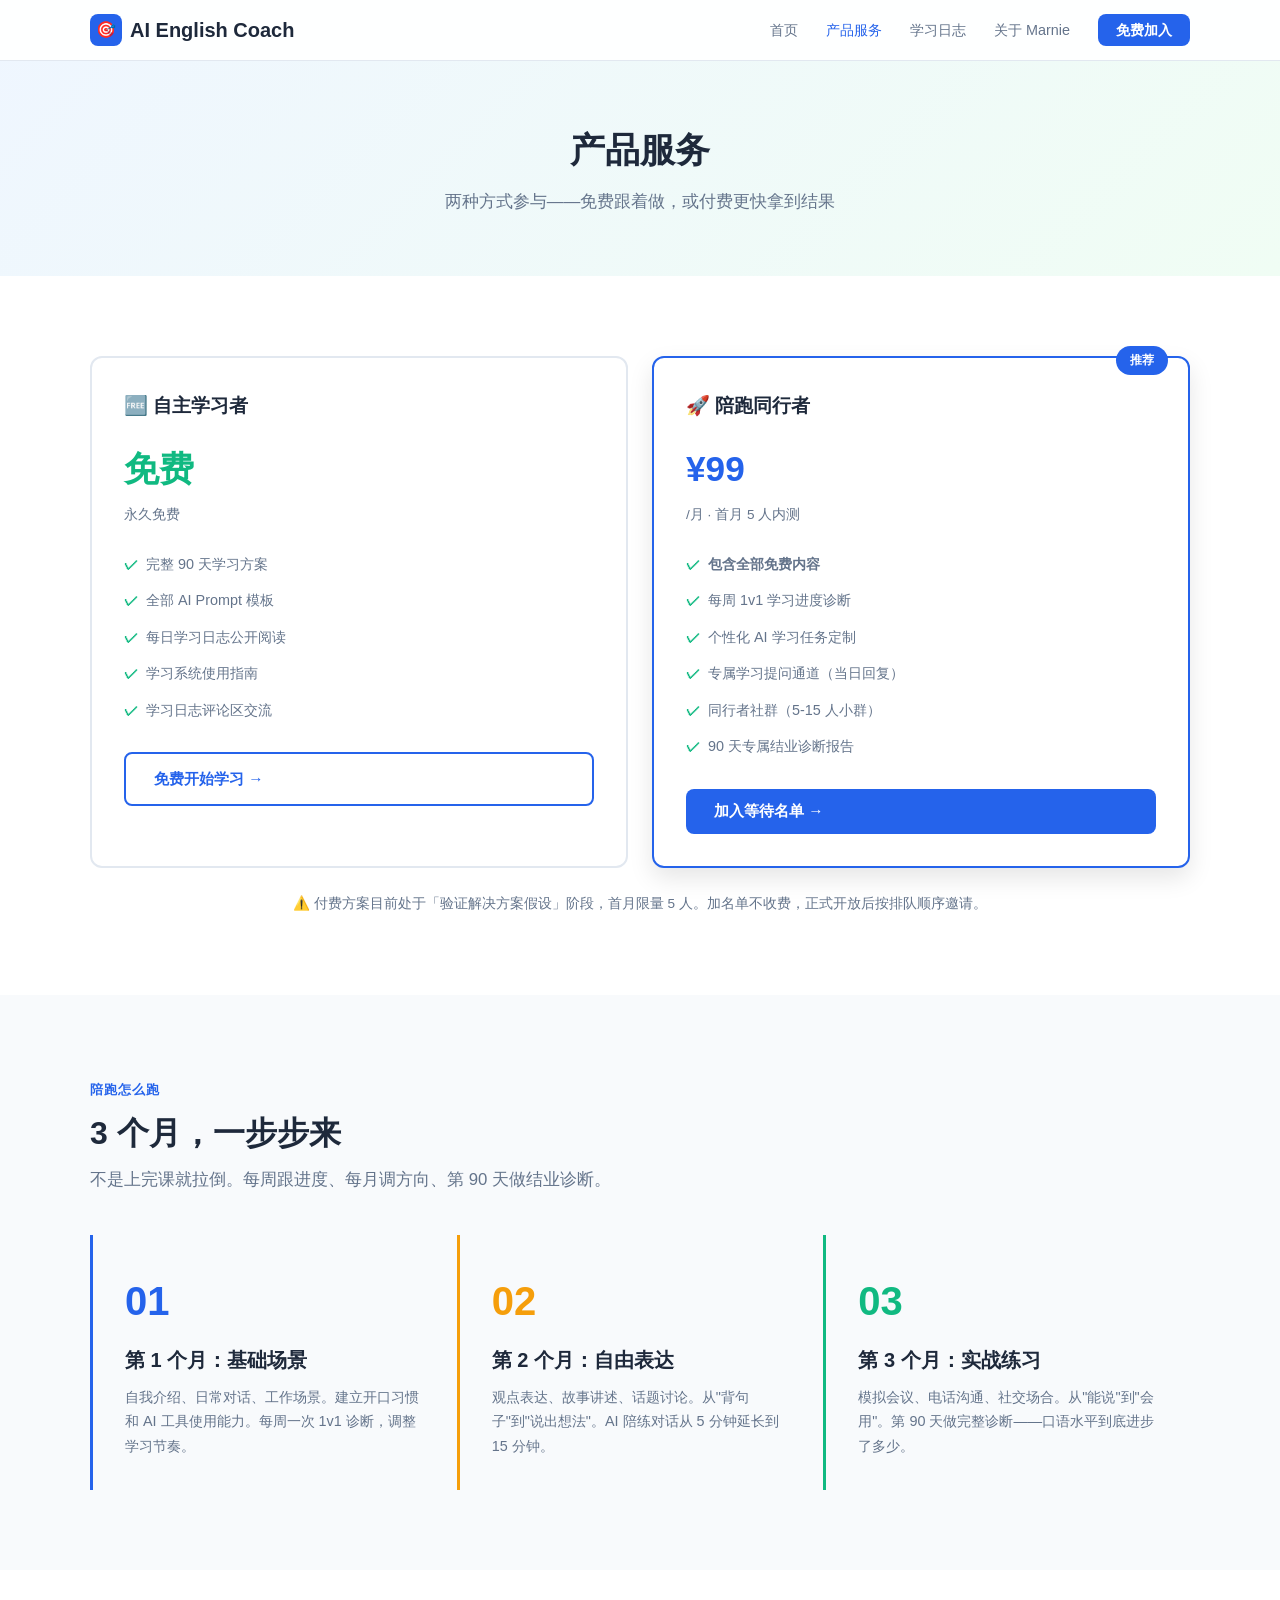
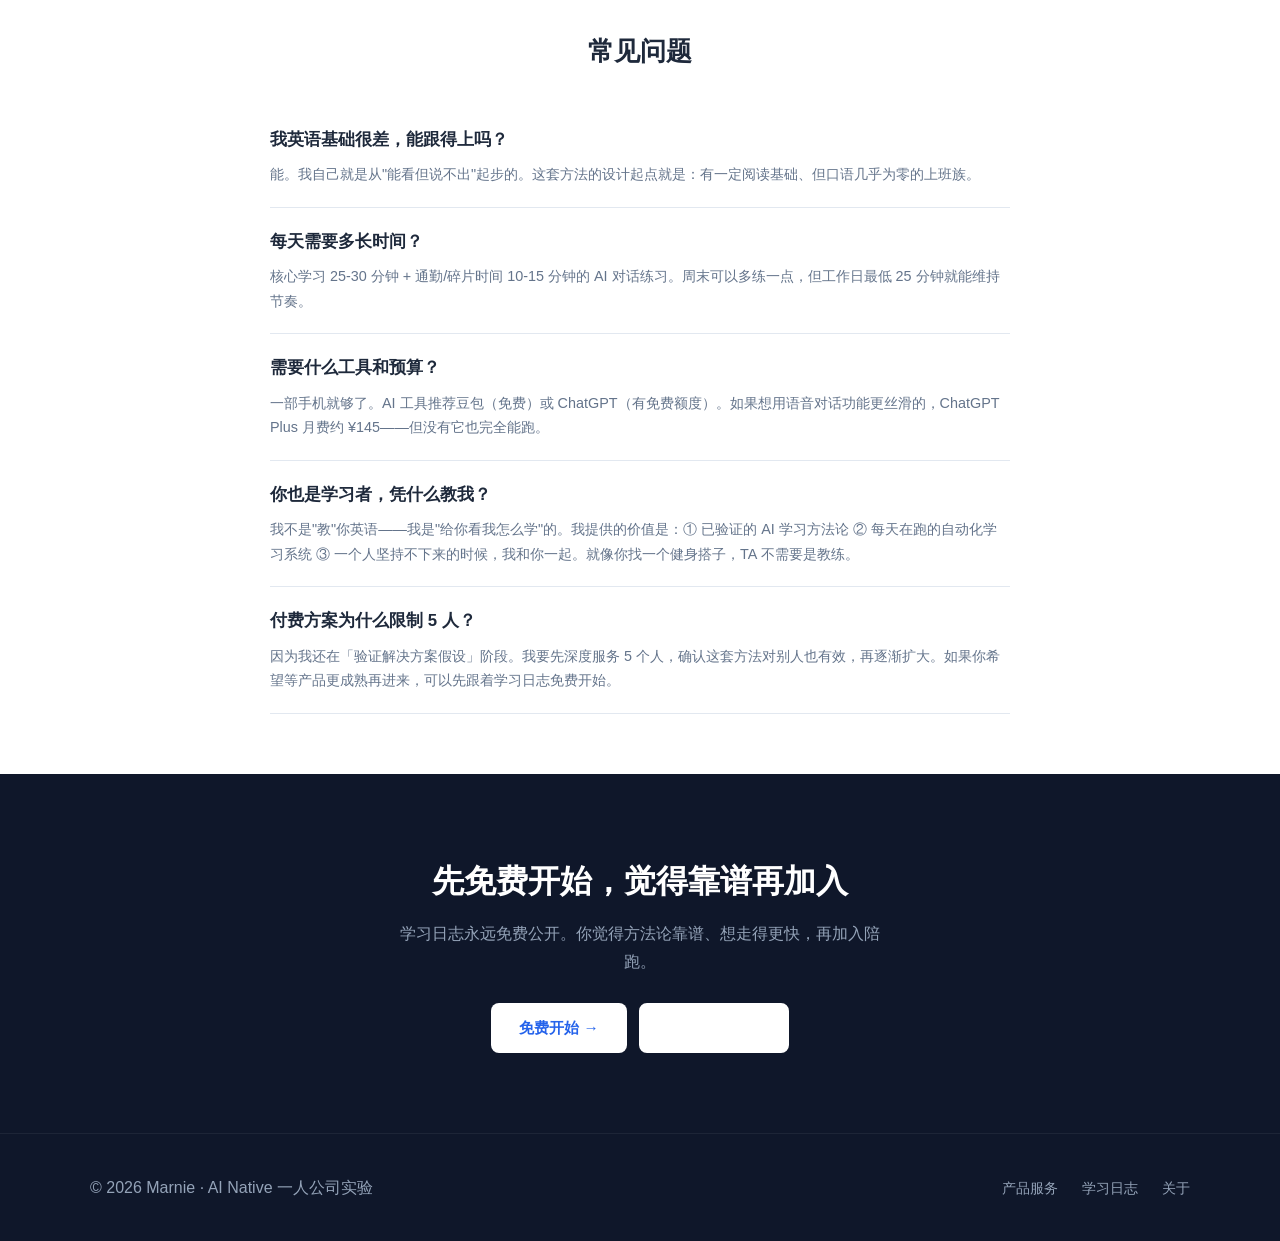
<file: products.html>
<!DOCTYPE html>
<html lang="zh-CN">
<head>
  <meta charset="UTF-8">
  <meta name="viewport" content="width=device-width, initial-scale=1.0">
  <meta name="description" content="AI Native 英语学习教练 | 免费开源 & 付费陪跑方案">
  <title>产品服务 | AI Native 英语学习教练</title>
  <link rel="stylesheet" href="css/style.css">
</head>
<body>

<nav class="navbar">
  <div class="navbar-inner">
    <a href="index.html" class="nav-logo">
      <span class="logo-icon">🎯</span>
      AI English Coach
    </a>
    <button class="nav-toggle" id="navToggle" aria-label="Menu">
      <span></span><span></span><span></span>
    </button>
    <ul class="nav-links" id="navLinks">
      <li><a href="index.html">首页</a></li>
      <li><a href="products.html" class="active">产品服务</a></li>
      <li><a href="journal.html">学习日志</a></li>
      <li><a href="about.html">关于 Marnie</a></li>
      <li><a href="products.html" class="nav-cta">免费加入</a></li>
    </ul>
  </div>
</nav>

<section class="products-header">
  <h1>产品服务</h1>
  <p>两种方式参与——免费跟着做，或付费更快拿到结果</p>
</section>

<!-- Pricing -->
<section class="section">
  <div class="section-inner">
    <div class="pricing-grid">
      <!-- Free Tier -->
      <div class="pricing-card">
        <h3>🆓 自主学习者</h3>
        <div class="pricing-amount free">免费</div>
        <div class="pricing-period">永久免费</div>
        <ul class="pricing-features">
          <li>完整 90 天学习方案</li>
          <li>全部 AI Prompt 模板</li>
          <li>每日学习日志公开阅读</li>
          <li>学习系统使用指南</li>
          <li>学习日志评论区交流</li>
        </ul>
        <a href="journal.html" class="btn btn-outline" style="width:100%;text-align:center;">免费开始学习 →</a>
      </div>

      <!-- Paid Tier -->
      <div class="pricing-card featured">
        <span class="pricing-badge">推荐</span>
        <h3>🚀 陪跑同行者</h3>
        <div class="pricing-amount">¥99</div>
        <div class="pricing-period">/月 · 首月 5 人内测</div>
        <ul class="pricing-features">
          <li><strong>包含全部免费内容</strong></li>
          <li>每周 1v1 学习进度诊断</li>
          <li>个性化 AI 学习任务定制</li>
          <li>专属学习提问通道（当日回复）</li>
          <li>同行者社群（5-15 人小群）</li>
          <li>90 天专属结业诊断报告</li>
        </ul>
        <button class="btn btn-primary" style="width:100%;text-align:center;" onclick="openModal()">加入等待名单 →</button>
      </div>
    </div>

    <p style="text-align:center;color:var(--color-text-muted);font-size:0.85rem;margin-top:24px;">
      ⚠️ 付费方案目前处于「验证解决方案假设」阶段，首月限量 5 人。加名单不收费，正式开放后按排队顺序邀请。
    </p>
  </div>
</section>

<!-- How it works -->
<section class="section" style="background: var(--color-bg-alt);">
  <div class="section-inner">
    <div class="section-label">陪跑怎么跑</div>
    <h2>3 个月，一步步来</h2>
    <p class="section-desc">不是上完课就拉倒。每周跟进度、每月调方向、第 90 天做结业诊断。</p>

    <div class="steps-container">
      <div class="step-card">
        <div class="step-number">01</div>
        <h3>第 1 个月：基础场景</h3>
        <p>自我介绍、日常对话、工作场景。建立开口习惯和 AI 工具使用能力。每周一次 1v1 诊断，调整学习节奏。</p>
      </div>
      <div class="step-card">
        <div class="step-number">02</div>
        <h3>第 2 个月：自由表达</h3>
        <p>观点表达、故事讲述、话题讨论。从"背句子"到"说出想法"。AI 陪练对话从 5 分钟延长到 15 分钟。</p>
      </div>
      <div class="step-card">
        <div class="step-number">03</div>
        <h3>第 3 个月：实战练习</h3>
        <p>模拟会议、电话沟通、社交场合。从"能说"到"会用"。第 90 天做完整诊断——口语水平到底进步了多少。</p>
      </div>
    </div>
  </div>
</section>

<!-- FAQ -->
<section class="faq-section">
  <h2>常见问题</h2>
  <div class="faq-item">
    <h3>我英语基础很差，能跟得上吗？</h3>
    <p>能。我自己就是从"能看但说不出"起步的。这套方法的设计起点就是：有一定阅读基础、但口语几乎为零的上班族。</p>
  </div>
  <div class="faq-item">
    <h3>每天需要多长时间？</h3>
    <p>核心学习 25-30 分钟 + 通勤/碎片时间 10-15 分钟的 AI 对话练习。周末可以多练一点，但工作日最低 25 分钟就能维持节奏。</p>
  </div>
  <div class="faq-item">
    <h3>需要什么工具和预算？</h3>
    <p>一部手机就够了。AI 工具推荐豆包（免费）或 ChatGPT（有免费额度）。如果想用语音对话功能更丝滑的，ChatGPT Plus 月费约 ¥145——但没有它也完全能跑。</p>
  </div>
  <div class="faq-item">
    <h3>你也是学习者，凭什么教我？</h3>
    <p>我不是"教"你英语——我是"给你看我怎么学"的。我提供的价值是：① 已验证的 AI 学习方法论 ② 每天在跑的自动化学习系统 ③ 一个人坚持不下来的时候，我和你一起。就像你找一个健身搭子，TA 不需要是教练。</p>
  </div>
  <div class="faq-item">
    <h3>付费方案为什么限制 5 人？</h3>
    <p>因为我还在「验证解决方案假设」阶段。我要先深度服务 5 个人，确认这套方法对别人也有效，再逐渐扩大。如果你希望等产品更成熟再进来，可以先跟着学习日志免费开始。</p>
  </div>
</section>

<!-- CTA -->
<section class="cta-section">
  <h2>先免费开始，觉得靠谱再加入</h2>
  <p>学习日志永远免费公开。你觉得方法论靠谱、想走得更快，再加入陪跑。</p>
  <div style="display: flex; gap: 12px; justify-content: center; flex-wrap: wrap;">
    <a href="journal.html" class="btn btn-primary">免费开始 →</a>
    <button class="btn btn-outline" style="border-color: #fff; color: #fff;" onclick="openModal()">加入等待名单</button>
  </div>
</section>

<!-- Waitlist Modal -->
<div class="modal-overlay" id="waitlistModal">
  <div class="modal">
    <h3>📋 加入等待名单</h3>
    <p style="color:var(--color-text-muted);font-size:0.9rem;margin-bottom:16px;">不收费，只是排队。正式开放时按顺序邀请。</p>
    <form id="waitlistForm" onsubmit="submitWaitlist(event)">
      <input type="text" placeholder="怎么称呼你？" required>
      <input type="email" placeholder="你的邮箱或微信" required>
      <textarea placeholder="说两句：为什么想学英语？（选填）"></textarea>
      <button type="submit" class="btn btn-primary">提交 →</button>
      <button type="button" class="btn btn-ghost" style="width:100%;" onclick="closeModal()">先看看再说</button>
    </form>
  </div>
</div>

<footer class="footer">
  <div class="footer-inner">
    <span>© 2026 Marnie · AI Native 一人公司实验</span>
    <ul class="footer-links">
      <li><a href="products.html">产品服务</a></li>
      <li><a href="journal.html">学习日志</a></li>
      <li><a href="about.html">关于</a></li>
    </ul>
  </div>
</footer>

<script src="js/main.js"></script>
</body>
</html>
</file>
<file: css/style.css>
/* ============================================
   AI Native 英语学习教练 | 官网样式
   Marnie's One-Person Company
   ============================================ */

/* --- Reset & Base --- */
*, *::before, *::after {
  margin: 0;
  padding: 0;
  box-sizing: border-box;
}

:root {
  --color-primary: #2563EB;
  --color-primary-dark: #1D4ED8;
  --color-primary-light: #DBEAFE;
  --color-accent: #F59E0B;
  --color-accent-light: #FEF3C7;
  --color-success: #10B981;
  --color-success-light: #D1FAE5;
  --color-text: #1E293B;
  --color-text-muted: #64748B;
  --color-bg: #FFFFFF;
  --color-bg-alt: #F8FAFC;
  --color-bg-card: #FFFFFF;
  --color-border: #E2E8F0;
  --color-footer: #0F172A;
  --radius: 12px;
  --radius-sm: 8px;
  --shadow: 0 1px 3px rgba(0,0,0,0.08), 0 1px 2px rgba(0,0,0,0.06);
  --shadow-md: 0 4px 6px rgba(0,0,0,0.07), 0 2px 4px rgba(0,0,0,0.06);
  --shadow-lg: 0 10px 25px rgba(0,0,0,0.1);
  --max-width: 1100px;
}

html {
  scroll-behavior: smooth;
  font-size: 16px;
}

body {
  font-family: -apple-system, BlinkMacSystemFont, "Segoe UI", "PingFang SC", "Hiragino Sans GB", "Microsoft YaHei", "Helvetica Neue", Helvetica, Arial, sans-serif;
  color: var(--color-text);
  background: var(--color-bg);
  line-height: 1.7;
  -webkit-font-smoothing: antialiased;
}

a { color: var(--color-primary); text-decoration: none; transition: color 0.2s; }
a:hover { color: var(--color-primary-dark); }

img { max-width: 100%; display: block; }

/* --- Navigation --- */
.navbar {
  position: fixed;
  top: 0;
  left: 0;
  right: 0;
  background: rgba(255,255,255,0.92);
  backdrop-filter: blur(12px);
  -webkit-backdrop-filter: blur(12px);
  border-bottom: 1px solid var(--color-border);
  z-index: 1000;
  padding: 0 20px;
}

.navbar-inner {
  max-width: var(--max-width);
  margin: 0 auto;
  display: flex;
  align-items: center;
  justify-content: space-between;
  height: 60px;
}

.nav-logo {
  font-size: 1.25rem;
  font-weight: 700;
  color: var(--color-text);
  display: flex;
  align-items: center;
  gap: 8px;
}

.nav-logo .logo-icon {
  width: 32px;
  height: 32px;
  background: var(--color-primary);
  border-radius: 8px;
  display: flex;
  align-items: center;
  justify-content: center;
  color: #fff;
  font-size: 1rem;
}

.nav-links {
  display: flex;
  gap: 28px;
  list-style: none;
  align-items: center;
}

.nav-links a {
  color: var(--color-text-muted);
  font-size: 0.9rem;
  font-weight: 500;
  transition: color 0.2s;
}

.nav-links a:hover,
.nav-links a.active {
  color: var(--color-primary);
}

.nav-cta {
  background: var(--color-primary);
  color: #fff !important;
  padding: 8px 18px;
  border-radius: var(--radius-sm);
  font-weight: 600 !important;
  transition: background 0.2s;
}

.nav-cta:hover {
  background: var(--color-primary-dark);
}

/* Mobile nav toggle */
.nav-toggle {
  display: none;
  background: none;
  border: none;
  cursor: pointer;
  padding: 4px;
}

.nav-toggle span {
  display: block;
  width: 24px;
  height: 2px;
  background: var(--color-text);
  margin: 5px 0;
  transition: all 0.3s;
}

/* --- Hero --- */
.hero {
  padding: 120px 20px 80px;
  text-align: center;
  background: linear-gradient(135deg, #EFF6FF 0%, #F0FDF4 50%, #FFF7ED 100%);
  position: relative;
  overflow: hidden;
}

.hero::before {
  content: '';
  position: absolute;
  top: -50%;
  right: -20%;
  width: 600px;
  height: 600px;
  background: radial-gradient(circle, rgba(37,99,235,0.06) 0%, transparent 70%);
  border-radius: 50%;
}

.hero-badge {
  display: inline-block;
  background: var(--color-primary-light);
  color: var(--color-primary);
  padding: 6px 16px;
  border-radius: 50px;
  font-size: 0.85rem;
  font-weight: 600;
  margin-bottom: 24px;
  position: relative;
}

.hero h1 {
  font-size: clamp(2rem, 5vw, 3rem);
  font-weight: 800;
  line-height: 1.25;
  max-width: 720px;
  margin: 0 auto 20px;
  position: relative;
}

.hero h1 .highlight {
  background: linear-gradient(135deg, var(--color-primary), #7C3AED);
  -webkit-background-clip: text;
  -webkit-text-fill-color: transparent;
  background-clip: text;
}

.hero-subtitle {
  font-size: 1.15rem;
  color: var(--color-text-muted);
  max-width: 560px;
  margin: 0 auto 36px;
  position: relative;
}

.hero-actions {
  display: flex;
  gap: 14px;
  justify-content: center;
  flex-wrap: wrap;
  position: relative;
}

.btn {
  display: inline-flex;
  align-items: center;
  gap: 6px;
  padding: 12px 28px;
  border-radius: var(--radius-sm);
  font-size: 0.95rem;
  font-weight: 600;
  border: none;
  cursor: pointer;
  transition: all 0.2s;
  text-decoration: none;
}

.btn-primary {
  background: var(--color-primary);
  color: #fff;
}

.btn-primary:hover {
  background: var(--color-primary-dark);
  color: #fff;
  transform: translateY(-1px);
  box-shadow: var(--shadow-md);
}

.btn-outline {
  background: #fff;
  color: var(--color-primary);
  border: 2px solid var(--color-primary);
}

.btn-outline:hover {
  background: var(--color-primary-light);
  transform: translateY(-1px);
}

.btn-ghost {
  background: transparent;
  color: var(--color-text-muted);
}

.btn-ghost:hover {
  color: var(--color-text);
}

/* --- Section --- */
.section {
  padding: 80px 20px;
}

.section-inner {
  max-width: var(--max-width);
  margin: 0 auto;
}

.section-label {
  display: inline-block;
  font-size: 0.8rem;
  font-weight: 700;
  text-transform: uppercase;
  letter-spacing: 0.08em;
  color: var(--color-primary);
  margin-bottom: 12px;
}

.section h2 {
  font-size: 2rem;
  font-weight: 800;
  margin-bottom: 12px;
  line-height: 1.3;
}

.section h3 {
  font-size: 1.25rem;
  font-weight: 700;
  margin-bottom: 8px;
}

.section-desc {
  color: var(--color-text-muted);
  font-size: 1.05rem;
  max-width: 600px;
  margin-bottom: 40px;
}

/* --- Problem Cards --- */
.problems-grid {
  display: grid;
  grid-template-columns: repeat(auto-fit, minmax(280px, 1fr));
  gap: 24px;
  margin-bottom: 40px;
}

.problem-card {
  background: var(--color-bg-card);
  border: 1px solid var(--color-border);
  border-radius: var(--radius);
  padding: 28px;
  transition: all 0.2s;
}

.problem-card:hover {
  box-shadow: var(--shadow-md);
  transform: translateY(-2px);
}

.problem-icon {
  width: 48px;
  height: 48px;
  border-radius: var(--radius-sm);
  display: flex;
  align-items: center;
  justify-content: center;
  font-size: 1.5rem;
  margin-bottom: 16px;
}

.problem-icon.orange { background: #FFF7ED; }
.problem-icon.blue { background: #EFF6FF; }
.problem-icon.green { background: #F0FDF4; }

.problem-card h3 {
  font-size: 1.1rem;
  margin-bottom: 8px;
}

.problem-card p {
  color: var(--color-text-muted);
  font-size: 0.9rem;
}

/* --- Three Steps --- */
.steps-container {
  display: grid;
  grid-template-columns: repeat(auto-fit, minmax(300px, 1fr));
  gap: 0;
  position: relative;
}

.step-card {
  padding: 32px;
  position: relative;
  border-left: 3px solid var(--color-border);
  transition: border-color 0.3s;
}

.step-card:nth-child(1) { border-left-color: var(--color-primary); }
.step-card:nth-child(2) { border-left-color: var(--color-accent); }
.step-card:nth-child(3) { border-left-color: var(--color-success); }

.step-number {
  font-size: 2.5rem;
  font-weight: 800;
  margin-bottom: 8px;
}

.step-card:nth-child(1) .step-number { color: var(--color-primary); }
.step-card:nth-child(2) .step-number { color: var(--color-accent); }
.step-card:nth-child(3) .step-number { color: var(--color-success); }

.step-card h3 {
  margin-bottom: 8px;
}

.step-card p {
  color: var(--color-text-muted);
  font-size: 0.9rem;
}

/* --- Features Grid --- */
.features-grid {
  display: grid;
  grid-template-columns: repeat(auto-fit, minmax(240px, 1fr));
  gap: 20px;
}

.feature-item {
  display: flex;
  gap: 14px;
  align-items: flex-start;
}

.feature-check {
  width: 28px;
  height: 28px;
  background: var(--color-success-light);
  border-radius: 50%;
  display: flex;
  align-items: center;
  justify-content: center;
  flex-shrink: 0;
  color: var(--color-success);
  font-weight: 700;
  font-size: 0.85rem;
  margin-top: 2px;
}

.feature-text h4 {
  font-size: 1rem;
  margin-bottom: 4px;
}

.feature-text p {
  color: var(--color-text-muted);
  font-size: 0.85rem;
}

/* --- Comparison Table --- */
.compare-table-wrap {
  overflow-x: auto;
  border: 1px solid var(--color-border);
  border-radius: var(--radius);
}

.compare-table {
  width: 100%;
  border-collapse: collapse;
  min-width: 600px;
}

.compare-table th,
.compare-table td {
  padding: 14px 20px;
  text-align: left;
  font-size: 0.9rem;
}

.compare-table thead {
  background: var(--color-bg-alt);
}

.compare-table th {
  font-weight: 700;
  color: var(--color-text);
}

.compare-table tbody tr {
  border-top: 1px solid var(--color-border);
}

.compare-table .check { color: var(--color-success); font-weight: 700; }
.compare-table .cross { color: #EF4444; }

.compare-table .highlight-row {
  background: var(--color-primary-light);
}

/* --- Pricing Cards --- */
.pricing-grid {
  display: grid;
  grid-template-columns: repeat(auto-fit, minmax(300px, 1fr));
  gap: 24px;
  align-items: stretch;
}

.pricing-card {
  background: var(--color-bg-card);
  border: 2px solid var(--color-border);
  border-radius: var(--radius);
  padding: 32px;
  transition: all 0.2s;
  position: relative;
}

.pricing-card:hover {
  box-shadow: var(--shadow-md);
}

.pricing-card.featured {
  border-color: var(--color-primary);
  box-shadow: var(--shadow-lg);
}

.pricing-badge {
  position: absolute;
  top: -12px;
  right: 20px;
  background: var(--color-primary);
  color: #fff;
  padding: 4px 14px;
  border-radius: 50px;
  font-size: 0.75rem;
  font-weight: 700;
}

.pricing-card h3 {
  font-size: 1.2rem;
}

.pricing-amount {
  font-size: 2.2rem;
  font-weight: 800;
  margin: 16px 0 4px;
  color: var(--color-primary);
}

.pricing-amount.free { color: var(--color-success); }

.pricing-period {
  color: var(--color-text-muted);
  font-size: 0.85rem;
  margin-bottom: 20px;
}

.pricing-features {
  list-style: none;
  margin-bottom: 24px;
}

.pricing-features li {
  padding: 6px 0;
  font-size: 0.9rem;
  color: var(--color-text-muted);
  display: flex;
  align-items: center;
  gap: 8px;
}

.pricing-features li::before {
  content: '✓';
  color: var(--color-success);
  font-weight: 700;
}

/* --- Journal List --- */
.journal-list {
  list-style: none;
}

.journal-item {
  padding: 20px 0;
  border-bottom: 1px solid var(--color-border);
  display: flex;
  gap: 24px;
  align-items: flex-start;
}

.journal-date {
  width: 80px;
  flex-shrink: 0;
  text-align: center;
}

.journal-date .day-num {
  font-size: 1.5rem;
  font-weight: 800;
  color: var(--color-primary);
  display: block;
}

.journal-date .date-str {
  font-size: 0.75rem;
  color: var(--color-text-muted);
}

.journal-content h4 {
  font-size: 1.05rem;
  margin-bottom: 6px;
}

.journal-content p {
  color: var(--color-text-muted);
  font-size: 0.9rem;
}

.journal-content .journal-tags {
  display: flex;
  gap: 8px;
  margin-top: 8px;
}

.tag {
  background: var(--color-bg-alt);
  color: var(--color-text-muted);
  padding: 2px 10px;
  border-radius: 50px;
  font-size: 0.75rem;
}

/* --- About --- */
.about-header {
  padding: 120px 20px 60px;
  text-align: center;
  background: linear-gradient(135deg, #EFF6FF 0%, #F0FDF4 100%);
}

.about-header h1 {
  font-size: 2.2rem;
  font-weight: 800;
  margin-bottom: 8px;
}

.about-header p {
  color: var(--color-text-muted);
  font-size: 1.05rem;
}

.about-content {
  max-width: 780px;
  margin: 0 auto;
  padding: 0 20px 80px;
}

.about-content h2 {
  font-size: 1.5rem;
  font-weight: 700;
  margin: 40px 0 16px;
}

.about-content h2:first-child {
  margin-top: 0;
}

.about-content p {
  color: var(--color-text-muted);
  margin-bottom: 14px;
  font-size: 0.95rem;
}

.timeline {
  list-style: none;
  border-left: 2px solid var(--color-primary-light);
  margin: 20px 0;
  padding-left: 24px;
}

.timeline li {
  padding: 10px 0;
  position: relative;
  font-size: 0.9rem;
  color: var(--color-text-muted);
}

.timeline li::before {
  content: '';
  position: absolute;
  left: -30px;
  top: 16px;
  width: 10px;
  height: 10px;
  background: var(--color-primary);
  border-radius: 50%;
}

.timeline li strong {
  color: var(--color-text);
  display: block;
}

/* --- CTA Section --- */
.cta-section {
  background: var(--color-footer);
  color: #fff;
  text-align: center;
  padding: 80px 20px;
}

.cta-section h2 {
  font-size: 2rem;
  font-weight: 800;
  margin-bottom: 12px;
  color: #fff;
}

.cta-section p {
  color: #94A3B8;
  max-width: 500px;
  margin: 0 auto 28px;
  font-size: 1rem;
}

.cta-section .btn-primary {
  background: #fff;
  color: var(--color-primary);
}

.cta-section .btn-primary:hover {
  background: #F1F5F9;
}

/* --- Footer --- */
.footer {
  background: var(--color-footer);
  color: #94A3B8;
  padding: 40px 20px;
  border-top: 1px solid rgba(255,255,255,0.06);
}

.footer-inner {
  max-width: var(--max-width);
  margin: 0 auto;
  display: flex;
  justify-content: space-between;
  align-items: center;
  flex-wrap: wrap;
  gap: 16px;
}

.footer-links {
  display: flex;
  gap: 24px;
  list-style: none;
}

.footer-links a {
  color: #94A3B8;
  font-size: 0.85rem;
}

.footer-links a:hover {
  color: #fff;
}

/* --- Products Page --- */
.products-header {
  padding: 120px 20px 60px;
  text-align: center;
  background: linear-gradient(135deg, #EFF6FF 0%, #F0FDF4 100%);
}

.products-header h1 {
  font-size: 2.2rem;
  font-weight: 800;
  margin-bottom: 8px;
}

.products-header p {
  color: var(--color-text-muted);
  font-size: 1.05rem;
}

.faq-section {
  max-width: 780px;
  margin: 0 auto;
  padding: 60px 20px;
}

.faq-section h2 {
  text-align: center;
  font-size: 1.6rem;
  margin-bottom: 32px;
}

.faq-item {
  border-bottom: 1px solid var(--color-border);
  padding: 20px 0;
}

.faq-item h3 {
  font-size: 1.05rem;
  margin-bottom: 8px;
  cursor: pointer;
}

.faq-item p {
  color: var(--color-text-muted);
  font-size: 0.9rem;
}

/* --- Modal --- */
.modal-overlay {
  display: none;
  position: fixed;
  top: 0; left: 0; right: 0; bottom: 0;
  background: rgba(0,0,0,0.5);
  z-index: 2000;
  align-items: center;
  justify-content: center;
}

.modal-overlay.active {
  display: flex;
}

.modal {
  background: #fff;
  border-radius: var(--radius);
  padding: 36px;
  max-width: 440px;
  width: 90%;
  box-shadow: var(--shadow-lg);
}

.modal h3 {
  font-size: 1.3rem;
  margin-bottom: 20px;
}

.modal form {
  display: flex;
  flex-direction: column;
  gap: 14px;
}

.modal input,
.modal textarea {
  padding: 10px 14px;
  border: 1px solid var(--color-border);
  border-radius: var(--radius-sm);
  font-size: 0.9rem;
  font-family: inherit;
}

.modal textarea {
  resize: vertical;
  min-height: 80px;
}

.modal button {
  margin-top: 4px;
}

/* --- Resources Grid --- */
.resources-grid {
  display: grid;
  grid-template-columns: repeat(auto-fit, minmax(320px, 1fr));
  gap: 16px;
}

.resource-card {
  display: flex;
  gap: 16px;
  padding: 20px 22px;
  background: var(--color-bg-card);
  border: 1px solid var(--color-border);
  border-radius: var(--radius);
  text-decoration: none;
  color: inherit;
  transition: all 0.2s;
  align-items: flex-start;
}

.resource-card:hover {
  box-shadow: var(--shadow-md);
  transform: translateY(-2px);
  border-color: var(--color-primary);
}

.resource-icon {
  font-size: 1.6rem;
  flex-shrink: 0;
  width: 44px;
  height: 44px;
  background: var(--color-bg-alt);
  border-radius: var(--radius-sm);
  display: flex;
  align-items: center;
  justify-content: center;
}

.resource-body h4 {
  font-size: 1rem;
  font-weight: 700;
  margin-bottom: 4px;
  color: var(--color-text);
}

.resource-body p {
  font-size: 0.85rem;
  color: var(--color-text-muted);
  line-height: 1.5;
  margin-bottom: 6px;
}

.resource-domain {
  font-size: 0.75rem;
  color: var(--color-primary);
  font-weight: 500;
}

.resource-featured {
  border-color: var(--color-accent);
  background: var(--color-accent-light);
}

.resource-featured:hover {
  border-color: var(--color-accent);
  box-shadow: 0 4px 12px rgba(245,158,11,0.2);
}

.resource-featured .resource-icon {
  background: #FFF7ED;
}

/* --- Responsive --- */
@media (max-width: 768px) {
  .nav-links {
    display: none;
    position: absolute;
    top: 60px;
    left: 0;
    right: 0;
    background: #fff;
    flex-direction: column;
    padding: 20px;
    border-bottom: 1px solid var(--color-border);
    gap: 16px;
    box-shadow: var(--shadow-md);
  }

  .nav-links.open {
    display: flex;
  }

  .nav-toggle {
    display: block;
  }

  .hero {
    padding: 100px 20px 60px;
  }

  .steps-container {
    grid-template-columns: 1fr;
  }

  .step-card {
    border-left: none;
    border-bottom: 3px solid var(--color-border);
  }

  .step-card:nth-child(1) { border-bottom-color: var(--color-primary); }
  .step-card:nth-child(2) { border-bottom-color: var(--color-accent); }
  .step-card:nth-child(3) { border-bottom-color: var(--color-success); }

  .pricing-grid {
    grid-template-columns: 1fr;
  }

  .section {
    padding: 50px 20px;
  }

  .footer-inner {
    flex-direction: column;
    text-align: center;
  }

  .journal-item {
    flex-direction: column;
    gap: 8px;
  }

  .journal-date {
    width: 100%;
    text-align: left;
  }
}
</file>
